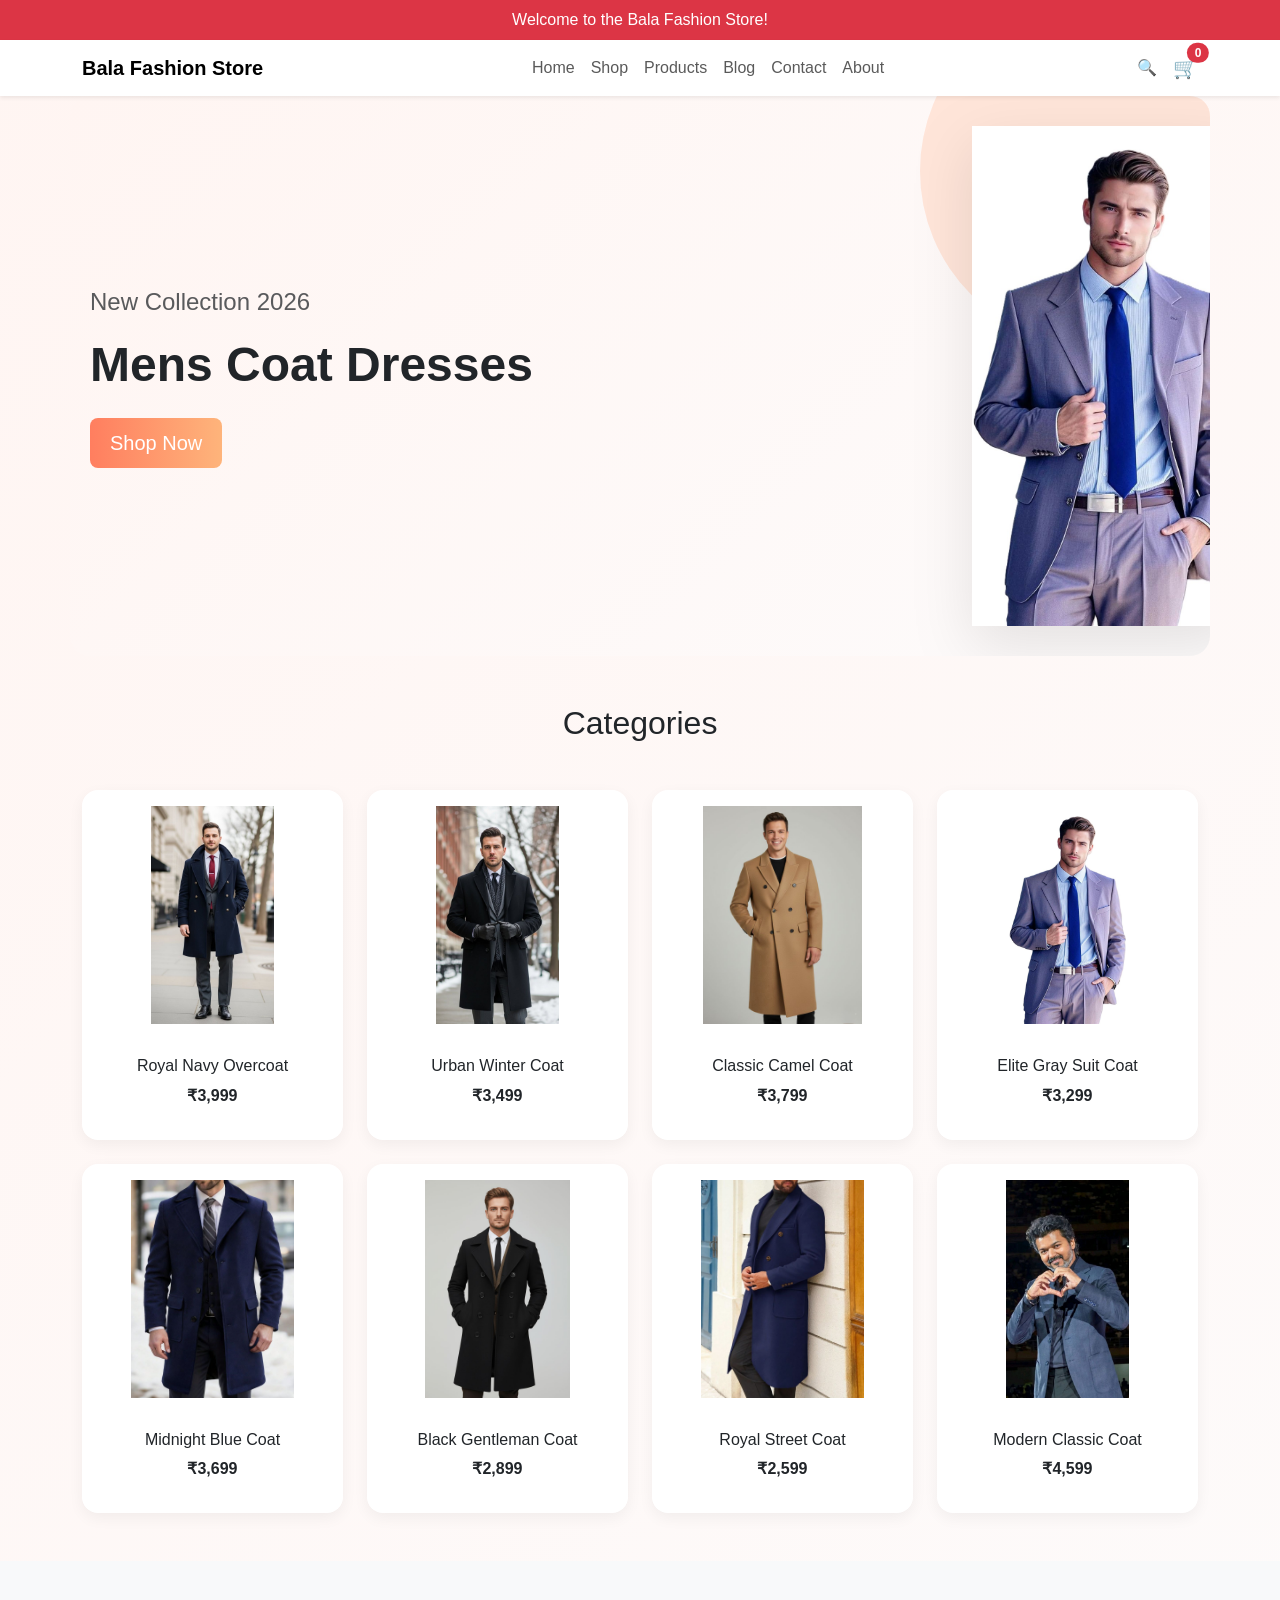
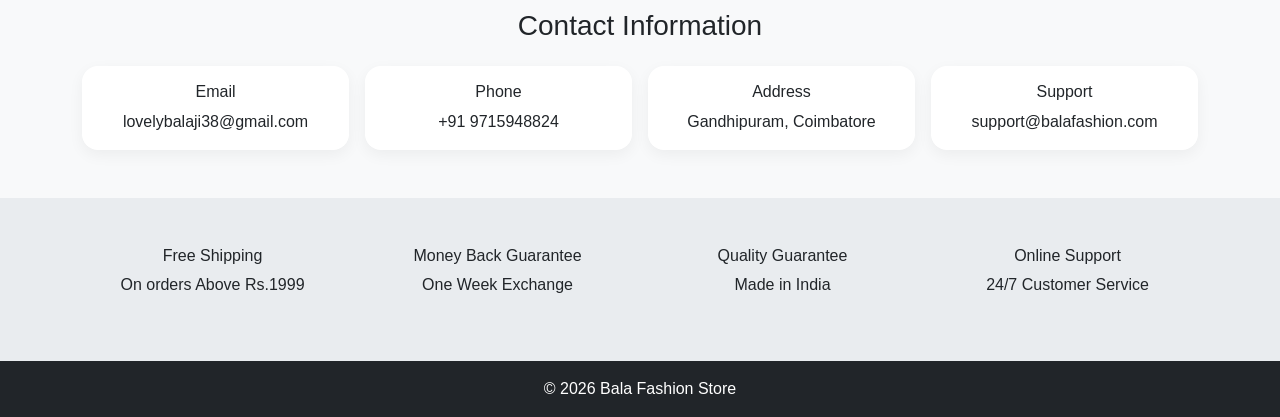
<file: 1.Pages/mens/coat.html>
<!DOCTYPE html>
<html lang="en">

<head>
    <meta charset="UTF-8">
    <title>Fashion Store</title>

    <meta name="viewport" content="width=device-width, initial-scale=1.0">

    <!-- Bootstrap CSS -->
    <link href="https://cdn.jsdelivr.net/npm/bootstrap@5.3.3/dist/css/bootstrap.min.css" rel="stylesheet">

    <!-- Common Custom CSS -->
    <link rel="stylesheet" href="../../2.assets/style.css">

</head>

<body class="coat-page">

    <!-- TOP BAR -->
    <div class="bg-danger text-white text-center py-2">
        Welcome to the Bala Fashion Store!
    </div>

    <!-- NAVBAR  -->
    <nav class="navbar navbar-expand-md navbar-light bg-white sticky-top shadow-sm">
        <div class="container">

            <a class="navbar-brand fw-bold" href="../../index.html">Bala Fashion Store</a>

            <!-- Mobile Toggle Button -->
            <button class="navbar-toggler" type="button" data-bs-toggle="collapse" data-bs-target="#mainNavbar">
                <span class="navbar-toggler-icon"></span>
            </button>

            <!-- Collapsible Menu -->
            <div class="collapse navbar-collapse" id="mainNavbar">

                <ul class="navbar-nav mx-auto mb-2 mb-md-0 text-center">
                    <li class="nav-item">
                        <a class="nav-link" href="../../index.html">Home</a>
                    </li>
                    <li class="nav-item">
                        <a class="nav-link" href="#">Shop</a>
                    </li>
                    <li class="nav-item">
                        <a class="nav-link" href="#Products">Products</a>
                    </li>
                    <li class="nav-item">
                        <a class="nav-link" href="#">Blog</a>
                    </li>
                    <li class="nav-item">
                        <a class="nav-link" href="#Contact">Contact</a>
                    </li>
                    <li class="nav-item">
                        <a class="nav-link" href="../../2.assets/about.html">About</a>
                    </li>
                </ul>


                <!-- RIGHT ICONS -->
                <div class="d-flex gap-3 align-items-center position-relative">

                    <!-- SEARCH -->
                    <span id="searchIcon" style="cursor:pointer;">🔍</span>

                    <!-- LOGIN -->
                    <!-- <span style="cursor:pointer;">👤</span> -->

                    <!-- CART -->
                    <div class="position-relative">
                        <span id="cartIcon" style="cursor:pointer; font-size:20px;">🛒</span>

                        <span id="cartCount"
                            class="position-absolute top-0 start-100 translate-middle badge rounded-pill bg-danger">
                            0
                        </span>


                    </div>

                    <!-- Search Box -->
                    <div id="searchBox" class="search-box">
                        <input type="text" id="searchInput" placeholder="Search products...">
                    </div>

                </div>
            </div>
    </nav>

    <!-- HERO SECTION -->

    <div class="hero-wrapper">
        <section class="container py-5 hero">
            <div class="row align-items-center">


                <div class="col-md-6 text-center text-md-start">

                    <p class="text-muted fs-4 mb-3">
                        New Collection 2026
                    </p>

                    <h2 class="fw-bold display-5 mb-4">
                        Mens Coat Dresses
                    </h2>

                    <a href="#Products" class="btn btn-outline-danger btn-lg px-4 py-2">
                        Shop Now
                    </a>

                </div>

                <!-- RIGHT IMAGE -->
                <div class="col-md-6 d-flex justify-content-center justify-content-md-start">
                    <img src="../../Images/Coat/coat bg.jpg" class="img-fluid"
                        style="max-height:500px; margin-left: 320px;" alt="">
                </div>

            </div>
        </section>
    </div>

    <section class="container py-5">

        <h2 class="text-center mb-5" id="Products">Categories</h2>

        <div class="row g-4">

            <!-- PRODUCT 1 -->
            <div class="col-12 col-sm-6 col-md-4 col-lg-3">
                <div class="card product-card h-100 shadow-sm">

                    <div class="image-wrapper">
                        <img src="../../Images/Coat/16 Stylish Men’s Formal Winter Outfit Ideas for 2026 (1).jpg"
                            class="card-img-top p-3" style="height:250px; object-fit:contain;">

                        <button class="btn btn-dark add-btn" data-name="Royal Navy Overcoat" data-price="3999"
                            data-image="../../Images/Coat/16 Stylish Men’s Formal Winter Outfit Ideas for 2026 (1).jpg">
                            Add to Cart
                        </button>
                    </div>

                    <div class="card-body text-center">
                        <h6 class="card-title">Royal Navy Overcoat</h6>
                        <p class="fw-bold">₹3,999</p>
                    </div>

                </div>
            </div>

            <!-- PRODUCT 2 -->
            <div class="col-12 col-sm-6 col-md-4 col-lg-3">
                <div class="card product-card h-100 shadow-sm">

                    <div class="image-wrapper">
                        <img src="../../Images/Coat/16 Stylish Men’s Formal Winter Outfit Ideas for 2026.jpg"
                            class="card-img-top p-3" style="height:250px; object-fit:contain;">

                        <button class="btn btn-dark add-btn" data-name="Urban Winter Coat" data-price="3499"
                            data-image="../../Images/Coat/16 Stylish Men’s Formal Winter Outfit Ideas for 2026.jpg">
                            Add to Cart
                        </button>
                    </div>

                    <div class="card-body text-center">
                        <h6 class="card-title">Urban Winter Coat</h6>
                        <p class="fw-bold">₹3,499</p>
                    </div>

                </div>
            </div>

            <!-- PRODUCT 3 -->
            <div class="col-12 col-sm-6 col-md-4 col-lg-3">
                <div class="card product-card h-100 shadow-sm">

                    <div class="image-wrapper">
                        <img src="../../Images/Coat/Camel Double Breasted Wool Coat for Men – Luxury Winter Overcoat Style.jpg"
                            class="card-img-top p-3" style="height:250px; object-fit:contain;">

                        <button class="btn btn-dark add-btn" data-name="Classic Camel Coat" data-price="3799"
                            data-image="../../Images/Coat/Camel Double Breasted Wool Coat for Men – Luxury Winter Overcoat Style.jpg">
                            Add to Cart
                        </button>
                    </div>

                    <div class="card-body text-center">
                        <h6 class="card-title">Classic Camel Coat</h6>
                        <p class="fw-bold">₹3,799</p>
                    </div>

                </div>
            </div>

            <!-- PRODUCT 4 -->
            <div class="col-12 col-sm-6 col-md-4 col-lg-3">
                <div class="card product-card h-100 shadow-sm">

                    <div class="image-wrapper">
                        <img src="../../Images/Coat/coat bg.jpg" class="card-img-top p-3"
                            style="height:250px; object-fit:contain;">

                        <button class="btn btn-dark add-btn" data-name="Elite Gray Suit Coat" data-price="3299"
                            data-image="../../Images/Coat/coat bg.jpg">
                            Add to Cart
                        </button>
                    </div>

                    <div class="card-body text-center">
                        <h6 class="card-title">Elite Gray Suit Coat</h6>
                        <p class="fw-bold">₹3,299</p>
                    </div>

                </div>
            </div>

            <!-- PRODUCT 5 -->
            <div class="col-12 col-sm-6 col-md-4 col-lg-3">
                <div class="card product-card h-100 shadow-sm">

                    <div class="image-wrapper">
                        <img src="../../Images/Coat/bluecoat1.jpg" class="card-img-top p-3"
                            style="height:250px; object-fit:contain;">

                        <button class="btn btn-dark add-btn" data-name="Midnight Blue Coat" data-price="3699"
                            data-image="../../Images/Coat/bluecoat1.jpg">
                            Add to Cart
                        </button>
                    </div>

                    <div class="card-body text-center">
                        <h6 class="card-title">Midnight Blue Coat</h6>
                        <p class="fw-bold">₹3,699</p>
                    </div>

                </div>
            </div>

            <!-- PRODUCT 6 -->
            <div class="col-12 col-sm-6 col-md-4 col-lg-3">
                <div class="card product-card h-100 shadow-sm">

                    <div class="image-wrapper">
                        <img src="../../Images/Coat/Lukas _ Trench coat moderno in lana - Zwart _ 2XL (1).jpg"
                            class="card-img-top p-3" style="height:250px; object-fit:contain;">

                        <button class="btn btn-dark add-btn" data-name="Black Gentleman Coat" data-price="2899"
                            data-image="../../Images/Coat/Lukas _ Trench coat moderno in lana - Zwart _ 2XL (1).jpg">
                            Add to Cart
                        </button>
                    </div>

                    <div class="card-body text-center">
                        <h6 class="card-title">Black Gentleman Coat</h6>
                        <p class="fw-bold">₹2,899</p>
                    </div>

                </div>
            </div>

            <!-- PRODUCT 7 -->
            <div class="col-12 col-sm-6 col-md-4 col-lg-3">
                <div class="card product-card h-100 shadow-sm">

                    <div class="image-wrapper">
                        <img src="../../Images/Coat/best coat.jpg" class="card-img-top p-3"
                            style="height:250px; object-fit:contain;">

                        <button class="btn btn-dark add-btn" data-name="Royal Street Coat" data-price="2599"
                            data-image="../../Images/Coat/best coat.jpg">
                            Add to Cart
                        </button>
                    </div>

                    <div class="card-body text-center">
                        <h6 class="card-title">Royal Street Coat</h6>
                        <p class="fw-bold">₹2,599</p>
                    </div>

                </div>
            </div>

            <!-- PRODUCT 8 -->
            <div class="col-12 col-sm-6 col-md-4 col-lg-3">
                <div class="card product-card h-100 shadow-sm">

                    <div class="image-wrapper">
                        <img src="../../Images/Coat/t.jpg" class="card-img-top p-3"
                            style="height:250px; object-fit:contain;">

                        <button class="btn btn-dark add-btn" data-name="Modern Classic Coat" data-price="4599"
                            data-image="../../Images/Coat/t.jpg">
                            Add to Cart
                        </button>
                    </div>

                    <div class="card-body text-center">
                        <h6 class="card-title">Modern Classic Coat</h6>
                        <p class="fw-bold">₹4,599</p>
                    </div>

                </div>
            </div>

        </div>

    </section>




    <!-- CONTACT -->
    <section id="Contact" class="bg-light py-5">
        <div class="container text-center">
            <h3 class="mb-4">Contact Information</h3>
            <div class="row g-3">

                <div class="col-12 col-md-6 col-lg-3">
                    <div class="card p-3 shadow-sm">
                        <h6>Email</h6>
                        <p class="mb-0">lovelybalaji38@gmail.com</p>
                    </div>
                </div>

                <div class="col-12 col-md-6 col-lg-3">
                    <div class="card p-3 shadow-sm">
                        <h6>Phone</h6>
                        <p class="mb-0">+91 9715948824</p>
                    </div>
                </div>

                <div class="col-12 col-md-6 col-lg-3">
                    <div class="card p-3 shadow-sm">
                        <h6>Address</h6>
                        <p class="mb-0">Gandhipuram, Coimbatore</p>
                    </div>
                </div>

                <div class="col-12 col-md-6 col-lg-3">
                    <div class="card p-3 shadow-sm">
                        <h6>Support</h6>
                        <p class="mb-0">support@balafashion.com</p>
                    </div>
                </div>

            </div>
        </div>
    </section>

    <!-- FOOTER -->
    <footer class="bg-body-secondary py-5">
        <div class="container text-center">
            <div class="row">

                <div class="col-md-3">
                    <h6>Free Shipping</h6>
                    <p>On orders Above Rs.1999</p>
                </div>

                <div class="col-md-3">
                    <h6>Money Back Guarantee</h6>
                    <p>One Week Exchange</p>
                </div>

                <div class="col-md-3">
                    <h6>Quality Guarantee</h6>
                    <p>Made in India</p>
                </div>

                <div class="col-md-3">
                    <h6>Online Support</h6>
                    <p>24/7 Customer Service</p>
                </div>

            </div>
        </div>
    </footer>

    <!-- FOOTER -->
    <footer class="bg-dark text-white text-center py-3">
        © 2026 Bala Fashion Store
    </footer>

    <!-- CART MODAL -->
    <div class="modal fade" id="cartModal">
        <div class="modal-dialog modal-lg">
            <div class="modal-content">

                <div class="modal-header">
                    <h5 class="modal-title">Shopping Cart</h5>
                    <button type="button" class="btn-close" data-bs-dismiss="modal"></button>
                </div>

                <div class="modal-body">

                    <!-- Cart Items -->
                    <div id="cartItems"></div>

                    <hr>

                    <!-- Total -->
                    <h5 class="text-end">
                        Total: ₹<span id="cartTotal">0</span>
                    </h5>

                </div>

                <div class="modal-footer">
                    <button class="btn btn-dark" id="orderNow">
                        Checkout
                    </button>
                </div>

            </div>
        </div>
    </div>

    <!-- Bootstrap JS -->
    <script src="https://cdn.jsdelivr.net/npm/bootstrap@5.3.3/dist/js/bootstrap.bundle.min.js"></script>

    <script src="../../2.assets/script.js"></script>

</body>

</html>
</file>
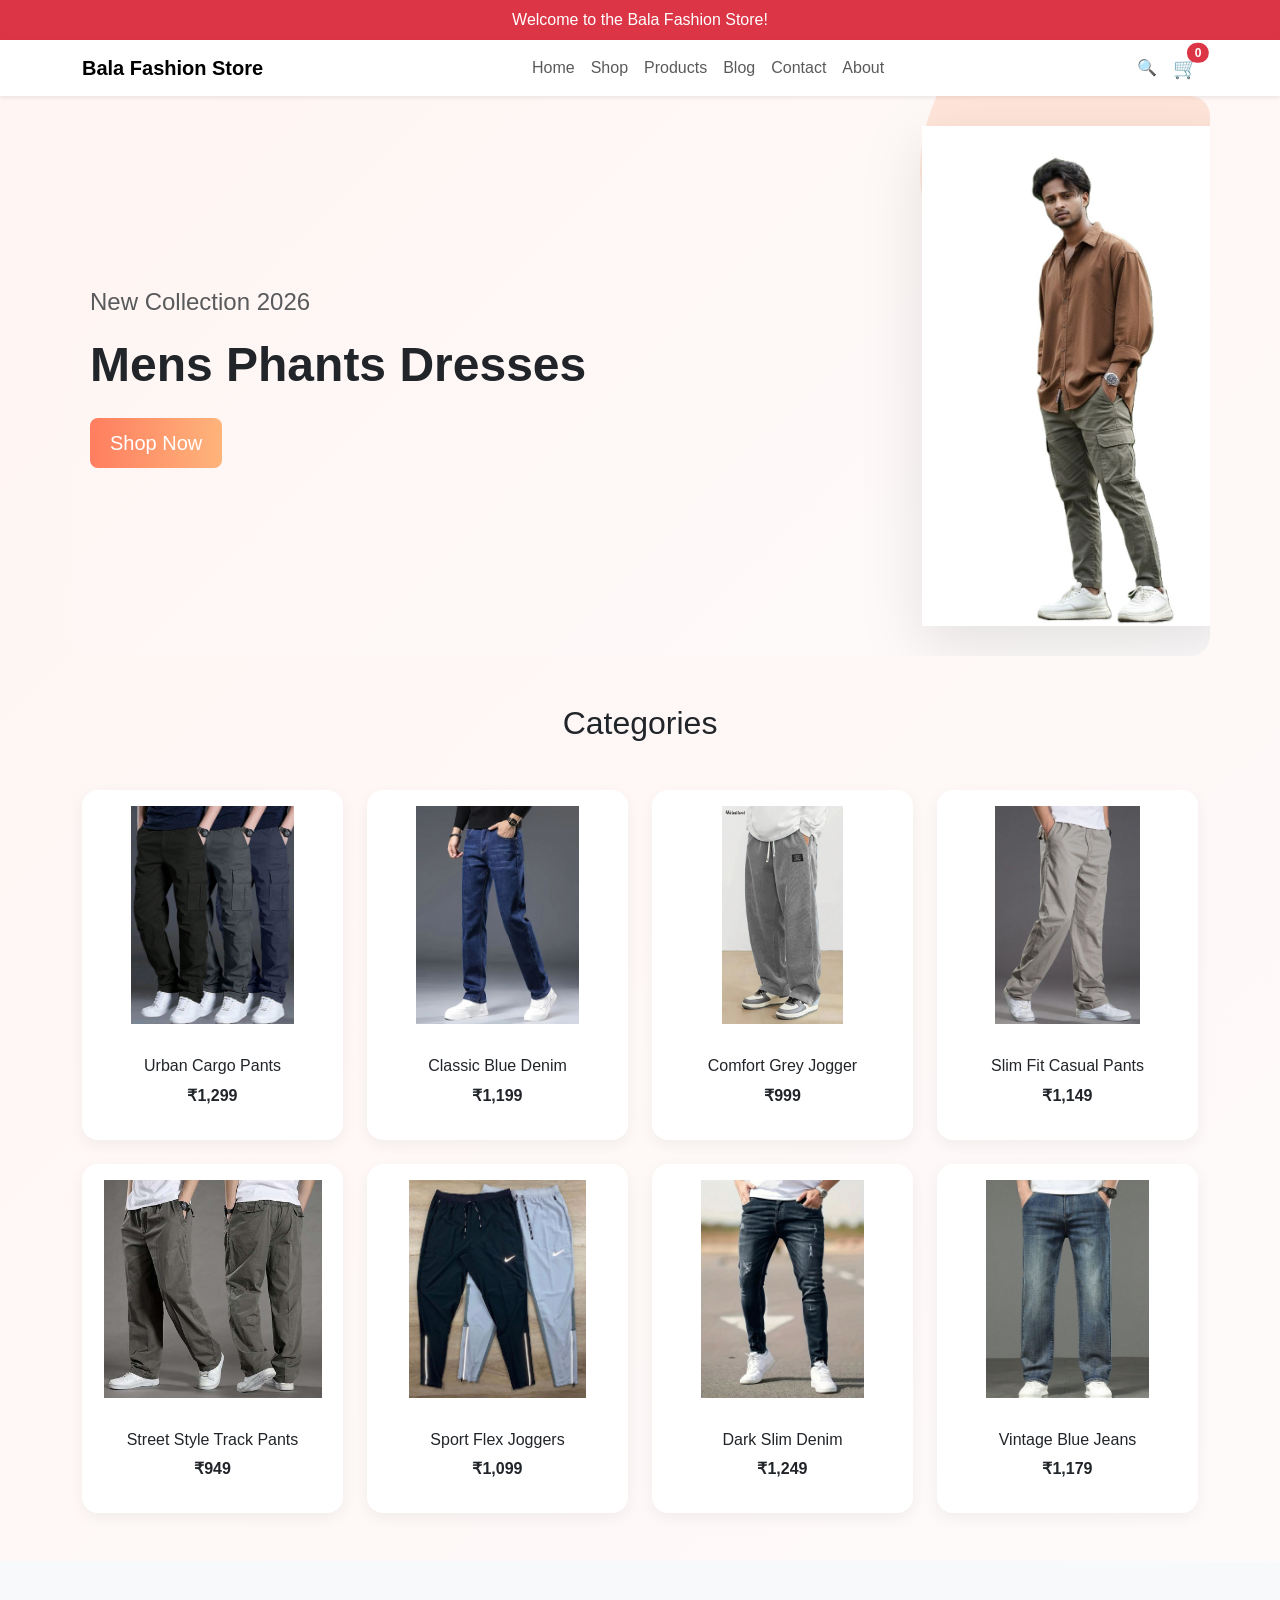
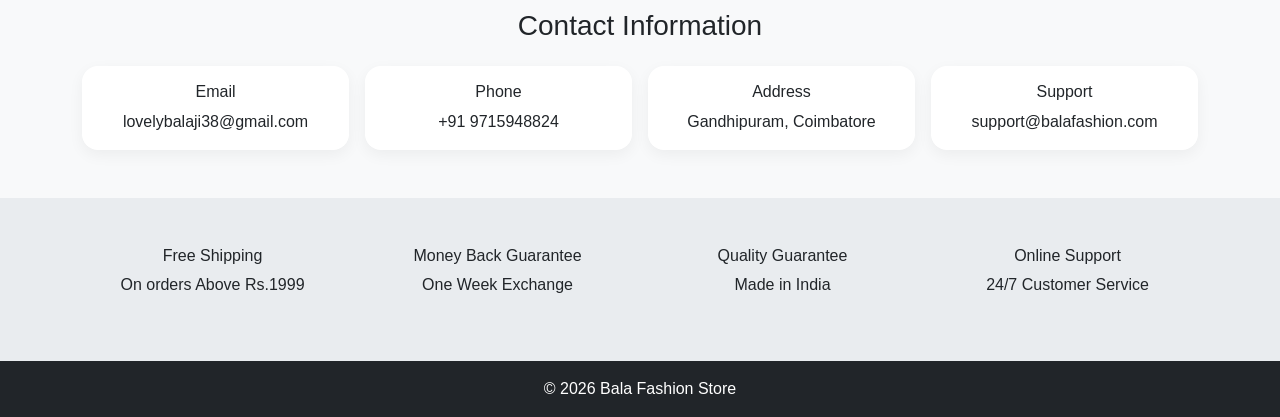
<file: 1.Pages/mens/phants.html>
<!DOCTYPE html>
<html lang="en">

<head>
    <meta charset="UTF-8">
    <title>Fashion Store</title>
    
    <meta name="viewport" content="width=device-width, initial-scale=1.0">

    <!-- Bootstrap CSS -->
    <link href="https://cdn.jsdelivr.net/npm/bootstrap@5.3.3/dist/css/bootstrap.min.css" rel="stylesheet">

    <!-- Common Custom CSS -->
    <link rel="stylesheet" href="../../2.assets/style.css">

</head>

<body class="phants-page">

    <!-- TOP BAR -->
    <div class="bg-danger text-white text-center py-2">
        Welcome to the Bala Fashion Store!
    </div>

    <!-- NAVBAR  -->
    <nav class="navbar navbar-expand-md navbar-light bg-white sticky-top shadow-sm">
        <div class="container">

            <a class="navbar-brand fw-bold" href="../../index.html">Bala Fashion Store</a>

            <!-- Mobile Toggle Button -->
            <button class="navbar-toggler" type="button" data-bs-toggle="collapse" data-bs-target="#mainNavbar">
                <span class="navbar-toggler-icon"></span>
            </button>

            <!-- Collapsible Menu -->
            <div class="collapse navbar-collapse" id="mainNavbar">

                <ul class="navbar-nav mx-auto mb-2 mb-md-0 text-center">
                    <li class="nav-item">
                        <a class="nav-link" href="../../index.html">Home</a>
                    </li>
                    <li class="nav-item">
                        <a class="nav-link" href="#">Shop</a>
                    </li>
                    <li class="nav-item">
                        <a class="nav-link" href="#Products">Products</a>
                    </li>
                    <li class="nav-item">
                        <a class="nav-link" href="#">Blog</a>
                    </li>
                    <li class="nav-item">
                        <a class="nav-link" href="#Contact">Contact</a>
                    </li>
                    <li class="nav-item">
                        <a class="nav-link" href="../../2.assets/about.html">About</a>
                    </li>
                </ul>


                <!-- RIGHT ICONS -->
                <div class="d-flex gap-3 align-items-center position-relative">

                    <!-- SEARCH -->
                    <span id="searchIcon" style="cursor:pointer;">🔍</span>

                    <!-- LOGIN -->
                    <!-- <span style="cursor:pointer;">👤</span> -->

                    <!-- CART -->
                    <div class="position-relative">
                        <span id="cartIcon" style="cursor:pointer; font-size:20px;">🛒</span>

                        <span id="cartCount"
                            class="position-absolute top-0 start-100 translate-middle badge rounded-pill bg-danger">
                            0
                        </span>


                    </div>

                    <!-- Search Box -->
                    <div id="searchBox" class="search-box">
                        <input type="text" id="searchInput" placeholder="Search products...">
                    </div>

                </div>
            </div>
    </nav>

    <!-- HERO SECTION -->
    <section class="container py-5 hero">
        <div class="row align-items-center">


            <div class="col-md-6 text-center text-md-start">

                <p class="text-muted fs-4 mb-3">
                    New Collection 2026
                </p>

                <h2 class="fw-bold display-5 mb-4">
                    Mens Phants Dresses
                </h2>

                <a href="#Products" class="btn btn-outline-danger btn-lg px-4 py-2">
                    Shop Now
                </a>

            </div>

            <!-- RIGHT IMAGE -->
            <div class="col-md-6 d-flex justify-content-center justify-content-md-start">
                <img src="../../Images/Phants/hero phants.jpg" class="img-fluid"
                    style="max-height:500px; margin-left: 270px;" alt="">
            </div>

        </div>
    </section>

    <section class="container py-5">

        <h2 class="text-center mb-5" id="Products">Categories</h2>

        <div class="row g-4">

            <!-- PRODUCT 1 -->
            <div class="col-12 col-sm-6 col-md-4 col-lg-3">
                <div class="card product-card h-100 shadow-sm">

                    <div class="image-wrapper">
                        <img src="../../Images/Phants/jeans1.jpg"
                            class="card-img-top p-3" style="height:250px; object-fit:contain;">

                        <button class="btn btn-dark add-btn" data-name="Urban Cargo Pants" data-price="1299"
                            data-image="../../Images/Phants/jeans1.jpg">
                            Add to Cart
                        </button>
                    </div>

                    <div class="card-body text-center">
                        <h6 class="card-title">Urban Cargo Pants</h6>
                        <p class="fw-bold">₹1,299</p>
                    </div>

                </div>
            </div>

            <!-- PRODUCT 2 -->
            <div class="col-12 col-sm-6 col-md-4 col-lg-3">
                <div class="card product-card h-100 shadow-sm">

                    <div class="image-wrapper">
                        <img src="../../Images/Phants/jeans2.jpg"
                            class="card-img-top p-3" style="height:250px; object-fit:contain;">

                        <button class="btn btn-dark add-btn" data-name="Classic Blue Denim" data-price="1199"
                            data-image="../../Images/Phants/jeans2.jpg">
                            Add to Cart
                        </button>
                    </div>

                    <div class="card-body text-center">
                        <h6 class="card-title">Classic Blue Denim</h6>
                        <p class="fw-bold">₹1,199</p>
                    </div>

                </div>
            </div>

            <!-- PRODUCT 3 -->
            <div class="col-12 col-sm-6 col-md-4 col-lg-3">
                <div class="card product-card h-100 shadow-sm">

                    <div class="image-wrapper">
                        <img src="../../Images/Phants/jeans3.jpg"
                            class="card-img-top p-3" style="height:250px; object-fit:contain;">

                        <button class="btn btn-dark add-btn" data-name="Comfort Grey Jogger" data-price="999"
                            data-image="../../Images/Phants/jeans3.jpg">
                            Add to Cart
                        </button>
                    </div>

                    <div class="card-body text-center">
                        <h6 class="card-title">Comfort Grey Jogger</h6>
                        <p class="fw-bold">₹999</p>
                    </div>

                </div>
            </div>

            <!-- PRODUCT 4 -->
            <div class="col-12 col-sm-6 col-md-4 col-lg-3">
                <div class="card product-card h-100 shadow-sm">

                    <div class="image-wrapper">
                        <img src="../../Images/Phants/jeans4.jpg"
                            class="card-img-top p-3" style="height:250px; object-fit:contain;">

                        <button class="btn btn-dark add-btn" data-name="Slim Fit Casual Pants" data-price="1149"
                            data-image="../../Images/Phants/jeans4.jpg">
                            Add to Cart
                        </button>
                    </div>

                    <div class="card-body text-center">
                        <h6 class="card-title">Slim Fit Casual Pants</h6>
                        <p class="fw-bold">₹1,149</p>
                    </div>

                </div>
            </div>

            <!-- PRODUCT 5 -->
            <div class="col-12 col-sm-6 col-md-4 col-lg-3">
                <div class="card product-card h-100 shadow-sm">

                    <div class="image-wrapper">
                        <img src="../../Images/Phants/jeans5.jpg"
                            class="card-img-top p-3" style="height:250px; object-fit:contain;">

                        <button class="btn btn-dark add-btn" data-name="Street Style Track Pants" data-price="949"
                            data-image="../../Images/Phants/jeans5.jpg">
                            Add to Cart
                        </button>
                    </div>

                    <div class="card-body text-center">
                        <h6 class="card-title">Street Style Track Pants</h6>
                        <p class="fw-bold">₹949</p>
                    </div>

                </div>
            </div>

            <!-- PRODUCT 6 -->
            <div class="col-12 col-sm-6 col-md-4 col-lg-3">
                <div class="card product-card h-100 shadow-sm">

                    <div class="image-wrapper">
                        <img src="../../Images/Phants/download (22).jpg" class="card-img-top p-3"
                            style="height:250px; object-fit:contain;">

                        <button class="btn btn-dark add-btn" data-name="Sport Flex Joggers" data-price="1099"
                            data-image="../../Images/Phants/download (22).jpg">
                            Add to Cart
                        </button>
                    </div>

                    <div class="card-body text-center">
                        <h6 class="card-title">Sport Flex Joggers</h6>
                        <p class="fw-bold">₹1,099</p>
                    </div>

                </div>
            </div>

            <!-- PRODUCT 7 -->
            <div class="col-12 col-sm-6 col-md-4 col-lg-3">
                <div class="card product-card h-100 shadow-sm">

                    <div class="image-wrapper">
                        <img src="../../Images/Phants/jeans7.jpg" class="card-img-top p-3"
                            style="height:250px; object-fit:contain;">

                        <button class="btn btn-dark add-btn" data-name="Dark Slim Denim" data-price="1249"
                            data-image="../../Images/Phants/jeans7.jpg">
                            Add to Cart
                        </button>
                    </div>

                    <div class="card-body text-center">
                        <h6 class="card-title">Dark Slim Denim</h6>
                         <p class="fw-bold">₹1,249</p>
                    </div>

                </div>
            </div>

            <!-- PRODUCT 8 -->
            <div class="col-12 col-sm-6 col-md-4 col-lg-3">
                <div class="card product-card h-100 shadow-sm">

                    <div class="image-wrapper">
                        <img src="../../Images/Phants/jeans8.jpg" class="card-img-top p-3"
                            style="height:250px; object-fit:contain;">

                        <button class="btn btn-dark add-btn" data-name="Vintage Blue Jeans" data-price="1179"
                            data-image="../../Images/Phants/jeans8.jpg">
                            Add to Cart
                        </button>
                    </div>

                    <div class="card-body text-center">
                        <h6 class="card-title">Vintage Blue Jeans</h6>
                        <p class="fw-bold">₹1,179</p>
                    </div>

                </div>
            </div>

        </div>

    </section>




    <!-- CONTACT -->
    <section id="Contact" class="bg-light py-5">
        <div class="container text-center">
            <h3 class="mb-4">Contact Information</h3>
            <div class="row g-3">

                <div class="col-12 col-md-6 col-lg-3">
                    <div class="card p-3 shadow-sm">
                        <h6>Email</h6>
                        <p class="mb-0">lovelybalaji38@gmail.com</p>
                    </div>
                </div>

                <div class="col-12 col-md-6 col-lg-3">
                    <div class="card p-3 shadow-sm">
                        <h6>Phone</h6>
                        <p class="mb-0">+91 9715948824</p>
                    </div>
                </div>

                <div class="col-12 col-md-6 col-lg-3">
                    <div class="card p-3 shadow-sm">
                        <h6>Address</h6>
                        <p class="mb-0">Gandhipuram, Coimbatore</p>
                    </div>
                </div>

                <div class="col-12 col-md-6 col-lg-3">
                    <div class="card p-3 shadow-sm">
                        <h6>Support</h6>
                        <p class="mb-0">support@balafashion.com</p>
                    </div>
                </div>

            </div>
        </div>
    </section>

    <!-- FOOTER -->
    <footer class="bg-body-secondary py-5">
        <div class="container text-center">
            <div class="row">

                <div class="col-md-3">
                    <h6>Free Shipping</h6>
                    <p>On orders Above Rs.1999</p>
                </div>

                <div class="col-md-3">
                    <h6>Money Back Guarantee</h6>
                    <p>One Week Exchange</p>
                </div>

                <div class="col-md-3">
                    <h6>Quality Guarantee</h6>
                    <p>Made in India</p>
                </div>

                <div class="col-md-3">
                    <h6>Online Support</h6>
                    <p>24/7 Customer Service</p>
                </div>

            </div>
        </div>
    </footer>

    <!-- FOOTER -->
    <footer class="bg-dark text-white text-center py-3">
        © 2026 Bala Fashion Store
    </footer>

    <!-- CART MODAL -->
    <div class="modal fade" id="cartModal">
        <div class="modal-dialog modal-lg">
            <div class="modal-content">

                <div class="modal-header">
                    <h5 class="modal-title">Shopping Cart</h5>
                    <button type="button" class="btn-close" data-bs-dismiss="modal"></button>
                </div>

                <div class="modal-body">

                    <!-- Cart Items -->
                    <div id="cartItems"></div>

                    <hr>

                    <!-- Total -->
                    <h5 class="text-end">
                        Total: ₹<span id="cartTotal">0</span>
                    </h5>

                </div>

                <div class="modal-footer">
                    <button class="btn btn-dark" id="orderNow">
                        Checkout
                    </button>
                </div>

            </div>
        </div>
    </div>

    <!-- Bootstrap JS -->
    <script src="https://cdn.jsdelivr.net/npm/bootstrap@5.3.3/dist/js/bootstrap.bundle.min.js"></script>

    <script src="../../2.assets/script.js"></script>

</body>

</html>
</file>
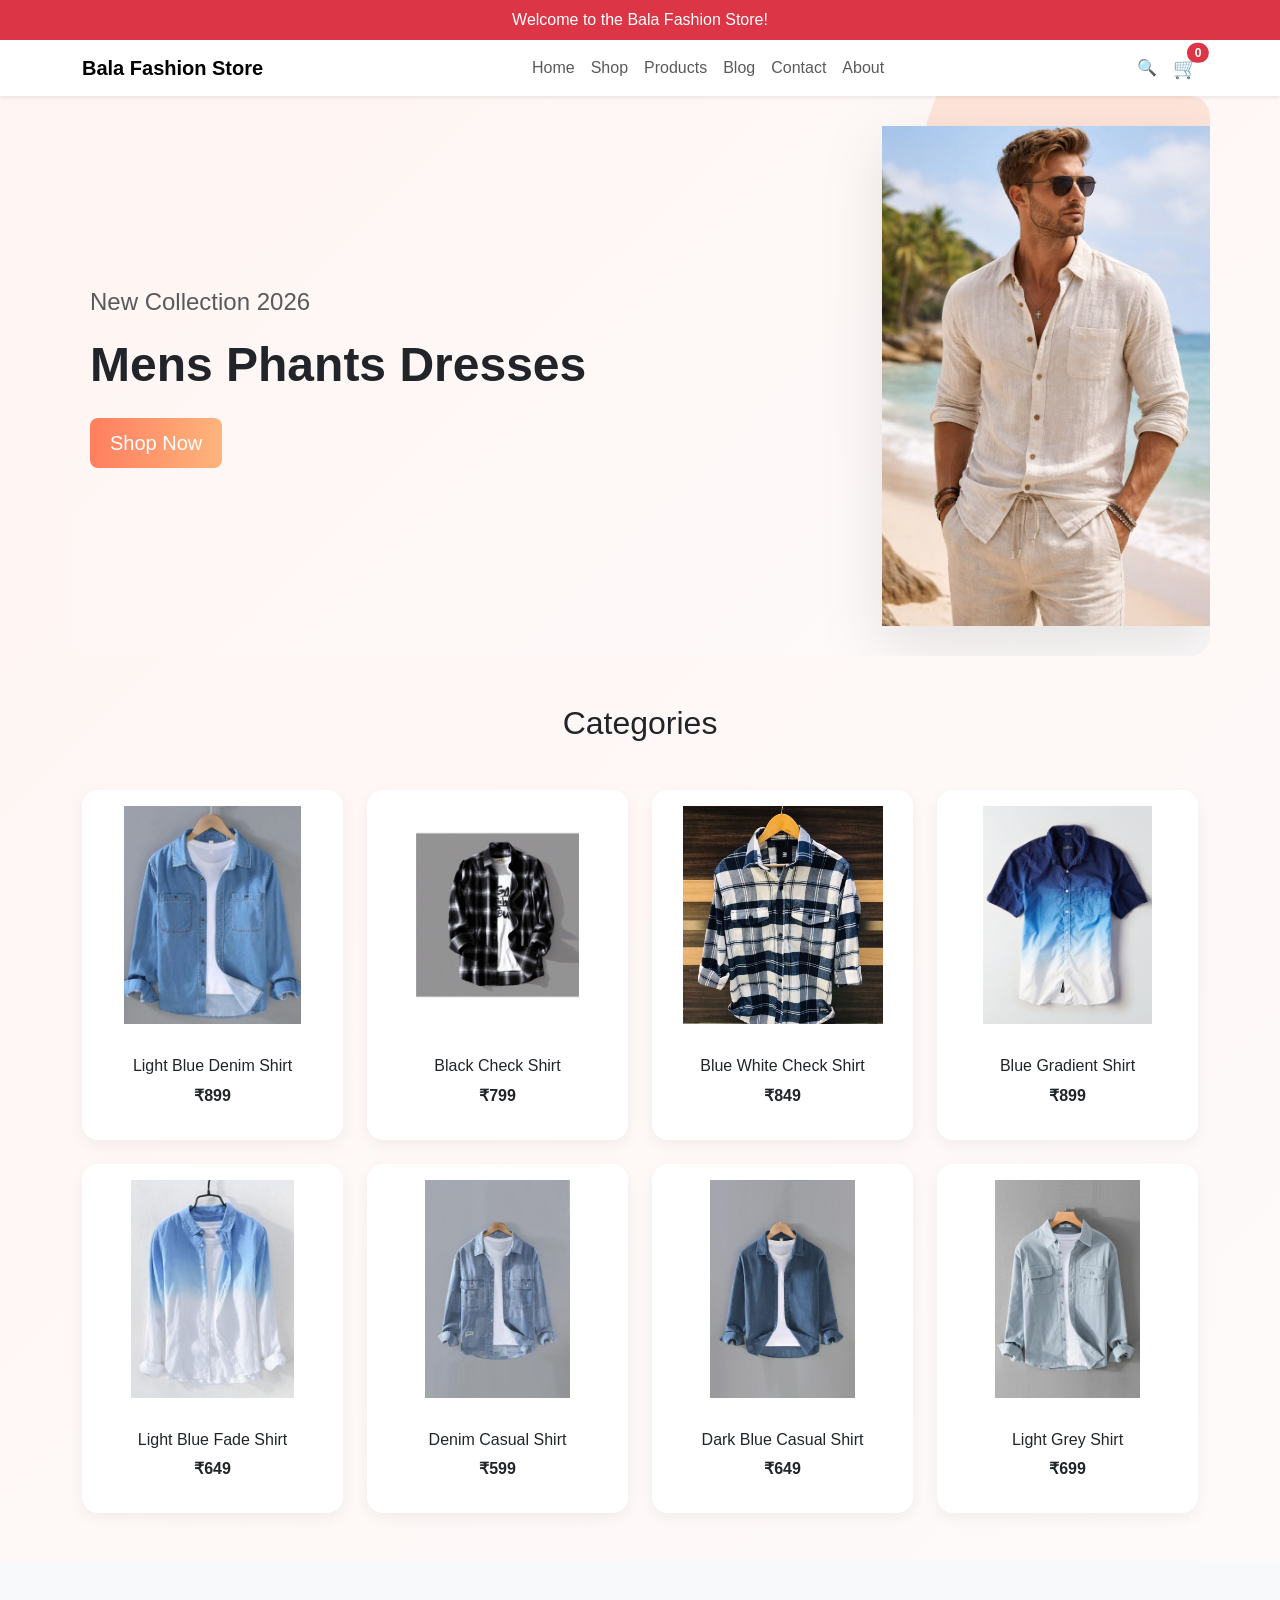
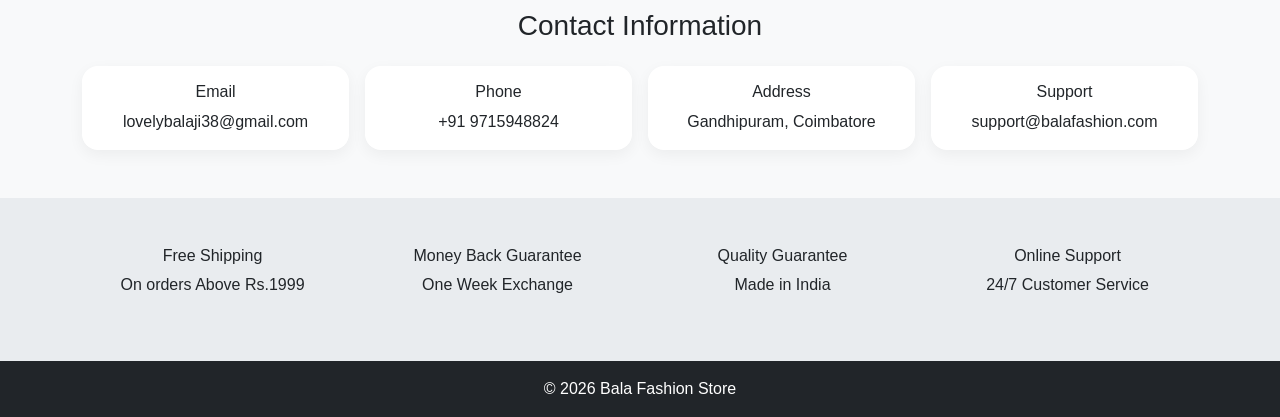
<file: 1.Pages/mens/shirts.html>
<!DOCTYPE html>
<html lang="en">

<head>
    <meta charset="UTF-8">
    <title>Fashion Store</title>
    
    <meta name="viewport" content="width=device-width, initial-scale=1.0">

    <!-- Bootstrap CSS -->
    <link href="https://cdn.jsdelivr.net/npm/bootstrap@5.3.3/dist/css/bootstrap.min.css" rel="stylesheet">

    <!-- Common Custom CSS -->
    <link rel="stylesheet" href="../../2.assets/style.css">

</head>

<body class="shirts-page">

    <!-- TOP BAR -->
    <div class="bg-danger text-white text-center py-2">
        Welcome to the Bala Fashion Store!
    </div>

    <!-- NAVBAR  -->
    <nav class="navbar navbar-expand-md navbar-light bg-white sticky-top shadow-sm">
        <div class="container">

            <a class="navbar-brand fw-bold" href="../../index.html">Bala Fashion Store</a>

            <!-- Mobile Toggle Button -->
            <button class="navbar-toggler" type="button" data-bs-toggle="collapse" data-bs-target="#mainNavbar">
                <span class="navbar-toggler-icon"></span>
            </button>

            <!-- Collapsible Menu -->
            <div class="collapse navbar-collapse" id="mainNavbar">

                <ul class="navbar-nav mx-auto mb-2 mb-md-0 text-center">
                    <li class="nav-item">
                        <a class="nav-link" href="../../index.html">Home</a>
                    </li>
                    <li class="nav-item">
                        <a class="nav-link" href="#">Shop</a>
                    </li>
                    <li class="nav-item">
                        <a class="nav-link" href="#Products">Products</a>
                    </li>
                    <li class="nav-item">
                        <a class="nav-link" href="#">Blog</a>
                    </li>
                    <li class="nav-item">
                        <a class="nav-link" href="#Contact">Contact</a>
                    </li>
                    <li class="nav-item">
                        <a class="nav-link" href="../../2.assets/about.html">About</a>
                    </li>
                </ul>


                <!-- RIGHT ICONS -->
                <div class="d-flex gap-3 align-items-center position-relative">

                    <!-- SEARCH -->
                    <span id="searchIcon" style="cursor:pointer;">🔍</span>

                    <!-- LOGIN -->
                    <!-- <span style="cursor:pointer;">👤</span> -->

                    <!-- CART -->
                    <div class="position-relative">
                        <span id="cartIcon" style="cursor:pointer; font-size:20px;">🛒</span>

                        <span id="cartCount"
                            class="position-absolute top-0 start-100 translate-middle badge rounded-pill bg-danger">
                            0
                        </span>


                    </div>

                    <!-- Search Box -->
                    <div id="searchBox" class="search-box">
                        <input type="text" id="searchInput" placeholder="Search products...">
                    </div>

                </div>
            </div>
    </nav>

    <!-- HERO SECTION -->
    <section class="container py-5 hero">
        <div class="row align-items-center">


            <div class="col-md-6 text-center text-md-start">

                <p class="text-muted fs-4 mb-3">
                    New Collection 2026
                </p>

                <h2 class="fw-bold display-5 mb-4">
                    Mens Phants Dresses
                </h2>

                <a href="#Products" class="btn btn-outline-danger btn-lg px-4 py-2">
                    Shop Now
                </a>

            </div>

            <!-- RIGHT IMAGE -->
            <div class="col-md-6 d-flex justify-content-center justify-content-md-start">
                <img src="../../Images/Shirts/new shirt.jpg" class="img-fluid"
                    style="max-height:500px; margin-left: 230px;" alt="">
            </div>

        </div>
    </section>

    <section class="container py-5">

        <h2 class="text-center mb-5" id="Products">Categories</h2>

        <div class="row g-4">

            <!-- PRODUCT 1 -->
            <div class="col-12 col-sm-6 col-md-4 col-lg-3">
                <div class="card product-card h-100 shadow-sm">

                    <div class="image-wrapper">
                        <img src="../../Images/Shirts/Blue Cotton Jean.jpg"
                            class="card-img-top p-3" style="height:250px; object-fit:contain;">

                        <button class="btn btn-dark add-btn" data-name="Light Blue Denim Shirt" data-price="899"
                            data-image="../../Images/Shirts/Blue Cotton Jean.jpg">
                            Add to Cart
                        </button>
                    </div>

                    <div class="card-body text-center">
                        <h6 class="card-title">Light Blue Denim Shirt</h6>
                        <p class="fw-bold">₹899</p>
                    </div>

                </div>
            </div>

            <!-- PRODUCT 2 -->
            <div class="col-12 col-sm-6 col-md-4 col-lg-3">
                <div class="card product-card h-100 shadow-sm">

                    <div class="image-wrapper">
                        <img src="../../Images/Shirts/Checked Black.jpg"
                            class="card-img-top p-3" style="height:250px; object-fit:contain;">

                        <button class="btn btn-dark add-btn" data-name="Black Check Shirt" data-price="799"
                            data-image="../../Images/Shirts/Checked Black.jpg">
                            Add to Cart
                        </button>
                    </div>

                    <div class="card-body text-center">
                        <h6 class="card-title">Black Check Shirt</h6>
                        <p class="fw-bold">₹799</p>
                    </div>

                </div>
            </div>

            <!-- PRODUCT 3 -->
            <div class="col-12 col-sm-6 col-md-4 col-lg-3">
                <div class="card product-card h-100 shadow-sm">

                    <div class="image-wrapper">
                        <img src="../../Images/Shirts/Checked Blue.jpg"
                            class="card-img-top p-3" style="height:250px; object-fit:contain;">

                        <button class="btn btn-dark add-btn" data-name="Blue White Check Shirt" data-price="849"
                            data-image="../../Images/Shirts/Checked Blue.jpg">
                            Add to Cart
                        </button>
                    </div>

                    <div class="card-body text-center">
                        <h6 class="card-title">Blue White Check Shirt</h6>
                        <p class="fw-bold">₹849</p>
                    </div>

                </div>
            </div>

            <!-- PRODUCT 4 -->
            <div class="col-12 col-sm-6 col-md-4 col-lg-3">
                <div class="card product-card h-100 shadow-sm">

                    <div class="image-wrapper">
                        <img src="../../Images/Shirts/Double color off hand.jpg"
                            class="card-img-top p-3" style="height:250px; object-fit:contain;">

                        <button class="btn btn-dark add-btn" data-name="Blue Gradient Shirt" data-price="899"
                            data-image="../../Images/Shirts/Double color off hand.jpg">
                            Add to Cart
                        </button>
                    </div>

                    <div class="card-body text-center">
                        <h6 class="card-title">Blue Gradient Shirt</h6>
                        <p class="fw-bold">₹899</p>
                    </div>

                </div>
            </div>

            <!-- PRODUCT 5 -->
            <div class="col-12 col-sm-6 col-md-4 col-lg-3">
                <div class="card product-card h-100 shadow-sm">

                    <div class="image-wrapper">
                        <img src="../../Images/Shirts/double color.jpg"
                            class="card-img-top p-3" style="height:250px; object-fit:contain;">

                        <button class="btn btn-dark add-btn" data-name="Light Blue Fade Shirt" data-price="649"
                            data-image="../../Images/Shirts/double color.jpg">
                            Add to Cart
                        </button>
                    </div>

                    <div class="card-body text-center">
                        <h6 class="card-title">Light Blue Fade Shirt</h6>
                        <p class="fw-bold">₹649</p>
                    </div>

                </div>
            </div>

            <!-- PRODUCT 6 -->
            <div class="col-12 col-sm-6 col-md-4 col-lg-3">
                <div class="card product-card h-100 shadow-sm">

                    <div class="image-wrapper">
                        <img src="../../Images/Shirts/Jean with pocket.jpg" class="card-img-top p-3"
                            style="height:250px; object-fit:contain;">

                        <button class="btn btn-dark add-btn" data-name="Denim Casual Shirt" data-price="599"
                            data-image="../../Images/Shirts/Jean with pocket.jpg">
                            Add to Cart
                        </button>
                    </div>

                    <div class="card-body text-center">
                        <h6 class="card-title">Denim Casual Shirt</h6>
                        <p class="fw-bold">₹599</p>
                    </div>

                </div>
            </div>

            <!-- PRODUCT 7 -->
            <div class="col-12 col-sm-6 col-md-4 col-lg-3">
                <div class="card product-card h-100 shadow-sm">

                    <div class="image-wrapper">
                        <img src="../../Images/Shirts/Jean Without pocket.jpg" class="card-img-top p-3"
                            style="height:250px; object-fit:contain;">

                        <button class="btn btn-dark add-btn" data-name="Dark Blue Casual Shirt" data-price="649"
                            data-image="../../Images/Shirts/Jean Without pocket.jpg">
                            Add to Cart
                        </button>
                    </div>

                    <div class="card-body text-center">
                        <h6 class="card-title">Dark Blue Casual Shirt</h6>
                         <p class="fw-bold">₹649</p>
                    </div>

                </div>
            </div>

            <!-- PRODUCT 8 -->
            <div class="col-12 col-sm-6 col-md-4 col-lg-3">
                <div class="card product-card h-100 shadow-sm">

                    <div class="image-wrapper">
                        <img src="../../Images/Shirts/Light jean.jpg" class="card-img-top p-3"
                            style="height:250px; object-fit:contain;">

                        <button class="btn btn-dark add-btn" data-name="Light Grey Shirt" data-price="699"
                            data-image="../../Images/Shirts/Light jean.jpg">
                            Add to Cart
                        </button>
                    </div>

                    <div class="card-body text-center">
                        <h6 class="card-title">Light Grey Shirt</h6>
                        <p class="fw-bold">₹699</p>
                    </div>

                </div>
            </div>

        </div>

    </section>




    <!-- CONTACT -->
    <section id="Contact" class="bg-light py-5">
        <div class="container text-center">
            <h3 class="mb-4">Contact Information</h3>
            <div class="row g-3">

                <div class="col-12 col-md-6 col-lg-3">
                    <div class="card p-3 shadow-sm">
                        <h6>Email</h6>
                        <p class="mb-0">lovelybalaji38@gmail.com</p>
                    </div>
                </div>

                <div class="col-12 col-md-6 col-lg-3">
                    <div class="card p-3 shadow-sm">
                        <h6>Phone</h6>
                        <p class="mb-0">+91 9715948824</p>
                    </div>
                </div>

                <div class="col-12 col-md-6 col-lg-3">
                    <div class="card p-3 shadow-sm">
                        <h6>Address</h6>
                        <p class="mb-0">Gandhipuram, Coimbatore</p>
                    </div>
                </div>

                <div class="col-12 col-md-6 col-lg-3">
                    <div class="card p-3 shadow-sm">
                        <h6>Support</h6>
                        <p class="mb-0">support@balafashion.com</p>
                    </div>
                </div>

            </div>
        </div>
    </section>

    <!-- FOOTER -->
    <footer class="bg-body-secondary py-5">
        <div class="container text-center">
            <div class="row">

                <div class="col-md-3">
                    <h6>Free Shipping</h6>
                    <p>On orders Above Rs.1999</p>
                </div>

                <div class="col-md-3">
                    <h6>Money Back Guarantee</h6>
                    <p>One Week Exchange</p>
                </div>

                <div class="col-md-3">
                    <h6>Quality Guarantee</h6>
                    <p>Made in India</p>
                </div>

                <div class="col-md-3">
                    <h6>Online Support</h6>
                    <p>24/7 Customer Service</p>
                </div>

            </div>
        </div>
    </footer>

    <!-- FOOTER -->
    <footer class="bg-dark text-white text-center py-3">
        © 2026 Bala Fashion Store
    </footer>

    <!-- CART MODAL -->
    <div class="modal fade" id="cartModal">
        <div class="modal-dialog modal-lg">
            <div class="modal-content">

                <div class="modal-header">
                    <h5 class="modal-title">Shopping Cart</h5>
                    <button type="button" class="btn-close" data-bs-dismiss="modal"></button>
                </div>

                <div class="modal-body">

                    <!-- Cart Items -->
                    <div id="cartItems"></div>

                    <hr>

                    <!-- Total -->
                    <h5 class="text-end">
                        Total: ₹<span id="cartTotal">0</span>
                    </h5>

                </div>

                <div class="modal-footer">
                    <button class="btn btn-dark" id="orderNow">
                        Checkout
                    </button>
                </div>

            </div>
        </div>
    </div>

    <!-- Bootstrap JS -->
    <script src="https://cdn.jsdelivr.net/npm/bootstrap@5.3.3/dist/js/bootstrap.bundle.min.js"></script>

    <script src="../../2.assets/script.js"></script>

</body>

</html>
</file>
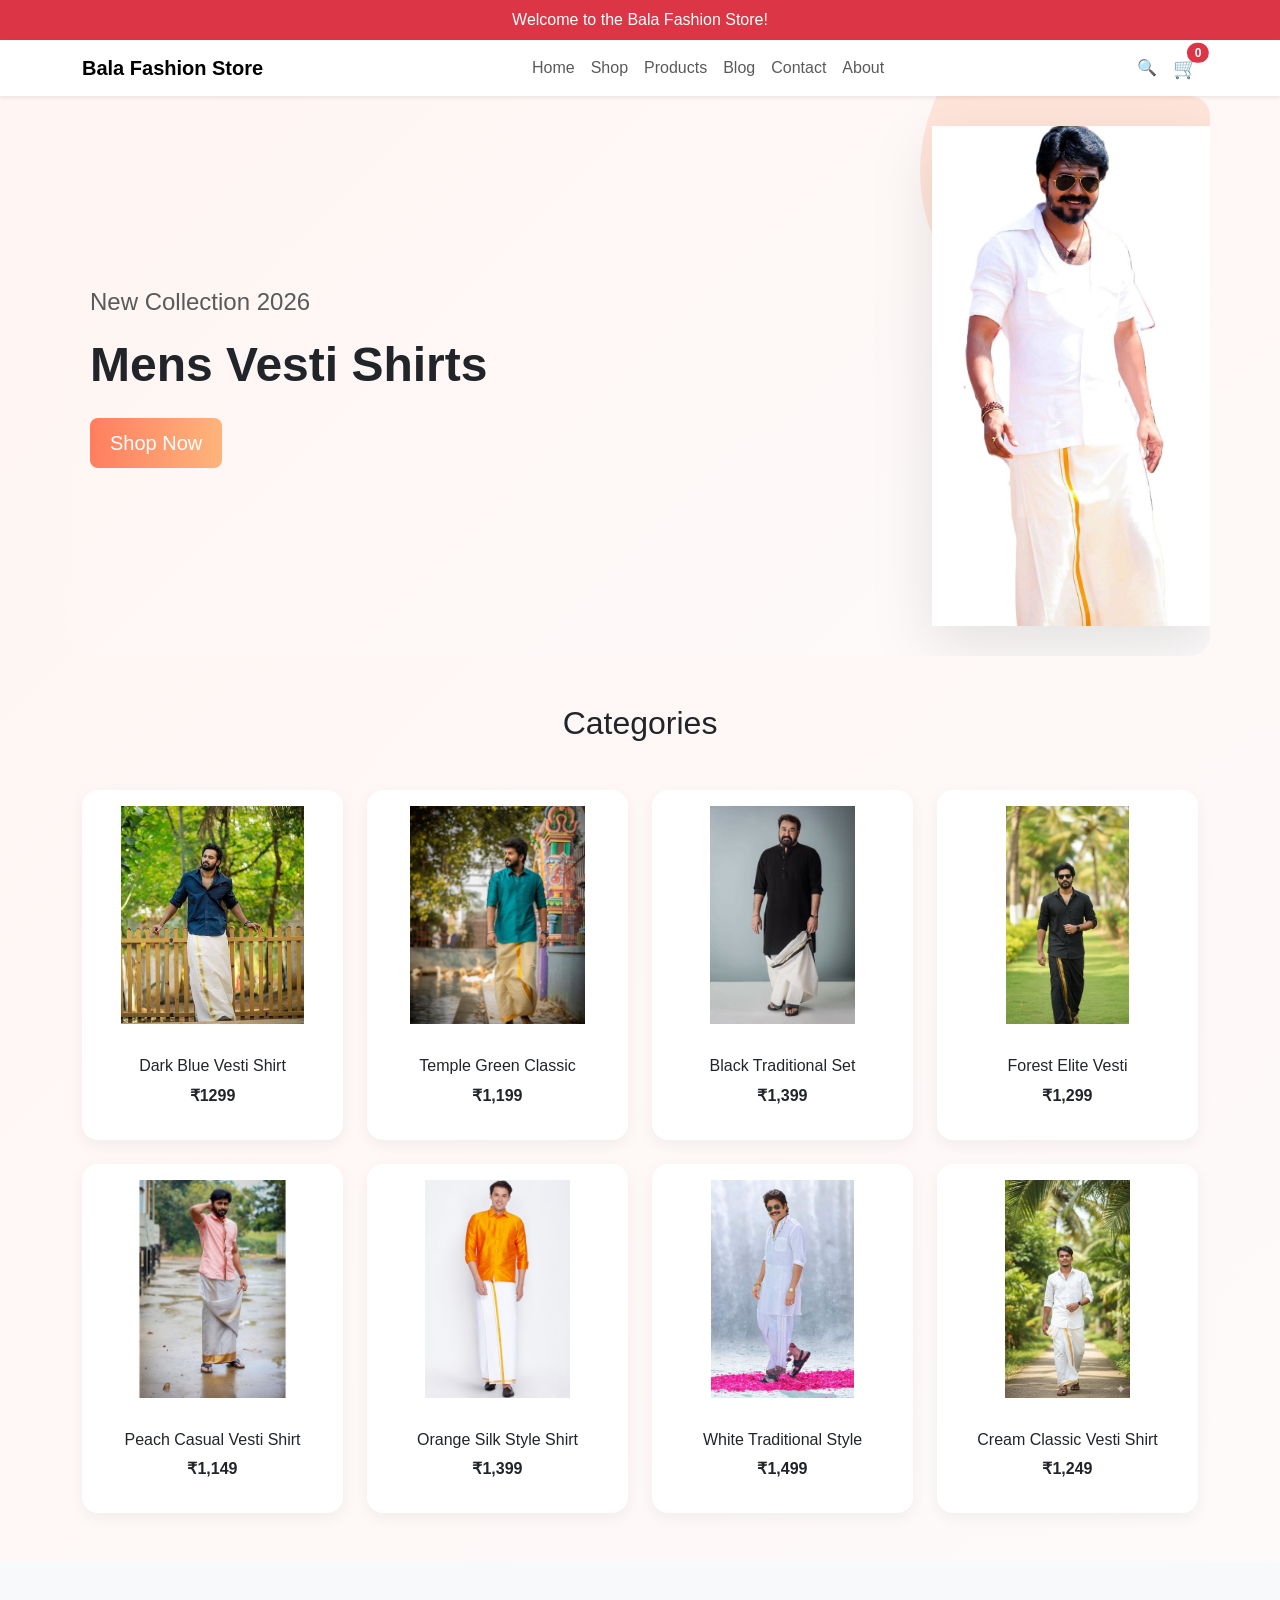
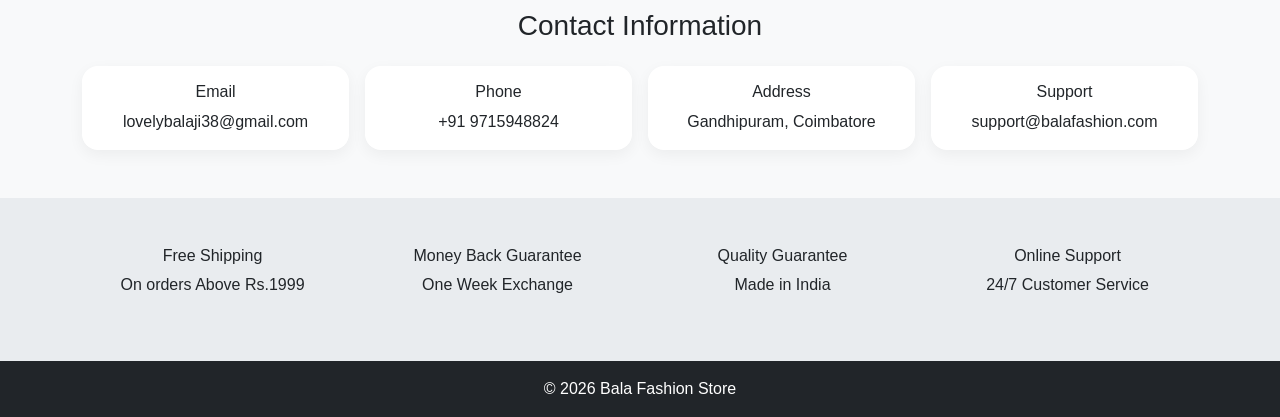
<file: 1.Pages/mens/vesti shirt.html>
<!DOCTYPE html>
<html lang="en">

<head>
    <meta charset="UTF-8">
    <title>Fashion Store</title>
    
    <meta name="viewport" content="width=device-width, initial-scale=1.0">

    <!-- Bootstrap CSS -->
    <link href="https://cdn.jsdelivr.net/npm/bootstrap@5.3.3/dist/css/bootstrap.min.css" rel="stylesheet">

    <!-- Common Custom CSS -->
    <link rel="stylesheet" href="../../2.assets/style.css">

</head>

<body class="vesti-shirts-page">

    <!-- TOP BAR -->
    <div class="bg-danger text-white text-center py-2">
        Welcome to the Bala Fashion Store!
    </div>

    <!-- NAVBAR  -->
    <nav class="navbar navbar-expand-md navbar-light bg-white sticky-top shadow-sm">
        <div class="container">

            <a class="navbar-brand fw-bold" href="../../index.html">Bala Fashion Store</a>

            <!-- Mobile Toggle Button -->
            <button class="navbar-toggler" type="button" data-bs-toggle="collapse" data-bs-target="#mainNavbar">
                <span class="navbar-toggler-icon"></span>
            </button>

            <!-- Collapsible Menu -->
            <div class="collapse navbar-collapse" id="mainNavbar">

                <ul class="navbar-nav mx-auto mb-2 mb-md-0 text-center">
                    <li class="nav-item">
                        <a class="nav-link" href="../../index.html">Home</a>
                    </li>
                    <li class="nav-item">
                        <a class="nav-link" href="#">Shop</a>
                    </li>
                    <li class="nav-item">
                        <a class="nav-link" href="#Products">Products</a>
                    </li>
                    <li class="nav-item">
                        <a class="nav-link" href="#">Blog</a>
                    </li>
                    <li class="nav-item">
                        <a class="nav-link" href="#Contact">Contact</a>
                    </li>
                    <li class="nav-item">
                        <a class="nav-link" href="../../2.assets/about.html">About</a>
                    </li>
                </ul>


                <!-- RIGHT ICONS -->
                <div class="d-flex gap-3 align-items-center position-relative">

                    <!-- SEARCH -->
                    <span id="searchIcon" style="cursor:pointer;">🔍</span>

                    <!-- LOGIN -->
                    <!-- <span style="cursor:pointer;">👤</span> -->

                    <!-- CART -->
                    <div class="position-relative">
                        <span id="cartIcon" style="cursor:pointer; font-size:20px;">🛒</span>

                        <span id="cartCount"
                            class="position-absolute top-0 start-100 translate-middle badge rounded-pill bg-danger">
                            0
                        </span>


                    </div>

                    <!-- Search Box -->
                    <div id="searchBox" class="search-box">
                        <input type="text" id="searchInput" placeholder="Search products...">
                    </div>

                </div>
            </div>
        </div>
    </nav>

    <!-- HERO SECTION -->
    <section class="container py-5 hero">
        <div class="row align-items-center">


            <div class="col-md-6 text-center text-md-start">

                <p class="text-muted fs-4 mb-3">
                    New Collection 2026
                </p>

                <h2 class="fw-bold display-5 mb-4">
                    Mens Vesti Shirts
                </h2>

                <a href="#Products" class="btn btn-outline-danger btn-lg px-4 py-2">
                    Shop Now
                </a>

            </div>

            <!-- RIGHT IMAGE -->
            <div class="col-md-6 d-flex justify-content-center justify-content-md-start">
                <img src="../../Images/Vesti Shirt/hero1.jpg" class="img-fluid"
                    style="max-height:500px; margin-left: 280px;" alt="">
            </div>

        </div>
    </section>

    <section class="container py-5">

        <h2 class="text-center mb-5" id="Products">Categories</h2>

        <div class="row g-4">

            <!-- PRODUCT 1 -->
            <div class="col-12 col-sm-6 col-md-4 col-lg-3">
                <div class="card product-card h-100 shadow-sm">

                    <div class="image-wrapper">
                        <img src="../../Images/Vesti Shirt/image1.jpg"
                            class="card-img-top p-3" style="height:250px; object-fit:contain;">

                        <button class="btn btn-dark add-btn" data-name="Dark Blue Vesti Shirt" data-price="1299"
                            data-image="../../Images/Vesti Shirt/image1.jpg">
                            Add to Cart
                        </button>
                    </div>

                    <div class="card-body text-center">
                        <h6 class="card-title">Dark Blue Vesti Shirt</h6>
                        <p class="fw-bold">₹1299</p>
                    </div>

                </div>
            </div>

            <!-- PRODUCT 2 -->
            <div class="col-12 col-sm-6 col-md-4 col-lg-3">
                <div class="card product-card h-100 shadow-sm">

                    <div class="image-wrapper">
                        <img src="../../Images/Vesti Shirt/image2.jpg"
                            class="card-img-top p-3" style="height:250px; object-fit:contain;">

                        <button class="btn btn-dark add-btn" data-name="Black Check Shirt" data-price="1199"
                            data-image="../../Images/Vesti Shirt/image2.jpg">
                            Add to Cart
                        </button>
                    </div>

                    <div class="card-body text-center">
                        <h6 class="card-title">Temple Green Classic</h6>
                        <p class="fw-bold">₹1,199</p>
                    </div>

                </div>
            </div>

            <!-- PRODUCT 3 -->
            <div class="col-12 col-sm-6 col-md-4 col-lg-3">
                <div class="card product-card h-100 shadow-sm">

                    <div class="image-wrapper">
                        <img src="../../Images/Vesti Shirt/image3.jpg"
                            class="card-img-top p-3" style="height:250px; object-fit:contain;">

                        <button class="btn btn-dark add-btn" data-name="Black Traditional Set" data-price="1399"
                            data-image="../../Images/Vesti Shirt/image3.jpg">
                            Add to Cart
                        </button>
                    </div>

                    <div class="card-body text-center">
                        <h6 class="card-title">Black Traditional Set</h6>
                        <p class="fw-bold">₹1,399</p>
                    </div>

                </div>
            </div>

            <!-- PRODUCT 4 -->
            <div class="col-12 col-sm-6 col-md-4 col-lg-3">
                <div class="card product-card h-100 shadow-sm">

                    <div class="image-wrapper">
                        <img src="../../Images/Vesti Shirt/image4.jpg"
                            class="card-img-top p-3" style="height:250px; object-fit:contain;">

                        <button class="btn btn-dark add-btn" data-name="Forest Elite Vesti" data-price="1299"
                            data-image="../../Images/Vesti Shirt/image4.jpg">
                            Add to Cart
                        </button>
                    </div>

                    <div class="card-body text-center">
                        <h6 class="card-title">Forest Elite Vesti</h6>
                        <p class="fw-bold">₹1,299</p>
                    </div>

                </div>
            </div>

            <!-- PRODUCT 5 -->
            <div class="col-12 col-sm-6 col-md-4 col-lg-3">
                <div class="card product-card h-100 shadow-sm">

                    <div class="image-wrapper">
                        <img src="../../Images/Vesti Shirt/image5.jpg"
                            class="card-img-top p-3" style="height:250px; object-fit:contain;">

                        <button class="btn btn-dark add-btn" data-name="Peach Casual Vesti Shirt" data-price="1149"
                            data-image="../../Images/Vesti Shirt/image5.jpg">
                            Add to Cart
                        </button>
                    </div>

                    <div class="card-body text-center">
                        <h6 class="card-title">Peach Casual Vesti Shirt</h6>
                        <p class="fw-bold">₹1,149</p>
                    </div>

                </div>
            </div>

            <!-- PRODUCT 6 -->
            <div class="col-12 col-sm-6 col-md-4 col-lg-3">
                <div class="card product-card h-100 shadow-sm">

                    <div class="image-wrapper">
                        <img src="../../Images/Vesti Shirt/image6.jpg" class="card-img-top p-3"
                            style="height:250px; object-fit:contain;">

                        <button class="btn btn-dark add-btn" data-name="Orange Silk Style Shirt" data-price="1399"
                            data-image="../../Images/Vesti Shirt/image6.jpg">
                            Add to Cart
                        </button>
                    </div>

                    <div class="card-body text-center">
                        <h6 class="card-title">Orange Silk Style Shirt</h6>
                        <p class="fw-bold">₹1,399</p>
                    </div>

                </div>
            </div>

            <!-- PRODUCT 7 -->
            <div class="col-12 col-sm-6 col-md-4 col-lg-3">
                <div class="card product-card h-100 shadow-sm">

                    <div class="image-wrapper">
                        <img src="../../Images/Vesti Shirt/image7.jpg" class="card-img-top p-3"
                            style="height:250px; object-fit:contain;">

                        <button class="btn btn-dark add-btn" data-name="White Traditional Style" data-price="1499"
                            data-image="../../Images/Vesti Shirt/image7.jpg">
                            Add to Cart
                        </button>
                    </div>

                    <div class="card-body text-center">
                        <h6 class="card-title">White Traditional Style</h6>
                         <p class="fw-bold">₹1,499</p>
                    </div>

                </div>
            </div>

            <!-- PRODUCT 8 -->
            <div class="col-12 col-sm-6 col-md-4 col-lg-3">
                <div class="card product-card h-100 shadow-sm">

                    <div class="image-wrapper">
                        <img src="../../Images/Vesti Shirt/image8.jpg" class="card-img-top p-3"
                            style="height:250px; object-fit:contain;">

                        <button class="btn btn-dark add-btn" data-name="Light Grey Shirt" data-price="1249"
                            data-image="../../Images/Vesti Shirt/image8.jpg">
                            Add to Cart
                        </button>
                    </div>

                    <div class="card-body text-center">
                        <h6 class="card-title">Cream Classic Vesti Shirt</h6>
                        <p class="fw-bold">₹1,249</p>
                    </div>

                </div>
            </div>

        </div>

    </section>




    <!-- CONTACT -->
    <section id="Contact" class="bg-light py-5">
        <div class="container text-center">
            <h3 class="mb-4">Contact Information</h3>
            <div class="row g-3">

                <div class="col-12 col-md-6 col-lg-3">
                    <div class="card p-3 shadow-sm">
                        <h6>Email</h6>
                        <p class="mb-0">lovelybalaji38@gmail.com</p>
                    </div>
                </div>

                <div class="col-12 col-md-6 col-lg-3">
                    <div class="card p-3 shadow-sm">
                        <h6>Phone</h6>
                        <p class="mb-0">+91 9715948824</p>
                    </div>
                </div>

                <div class="col-12 col-md-6 col-lg-3">
                    <div class="card p-3 shadow-sm">
                        <h6>Address</h6>
                        <p class="mb-0">Gandhipuram, Coimbatore</p>
                    </div>
                </div>

                <div class="col-12 col-md-6 col-lg-3">
                    <div class="card p-3 shadow-sm">
                        <h6>Support</h6>
                        <p class="mb-0">support@balafashion.com</p>
                    </div>
                </div>

            </div>
        </div>
    </section>

    <!-- FOOTER -->
    <footer class="bg-body-secondary py-5">
        <div class="container text-center">
            <div class="row">

                <div class="col-md-3">
                    <h6>Free Shipping</h6>
                    <p>On orders Above Rs.1999</p>
                </div>

                <div class="col-md-3">
                    <h6>Money Back Guarantee</h6>
                    <p>One Week Exchange</p>
                </div>

                <div class="col-md-3">
                    <h6>Quality Guarantee</h6>
                    <p>Made in India</p>
                </div>

                <div class="col-md-3">
                    <h6>Online Support</h6>
                    <p>24/7 Customer Service</p>
                </div>

            </div>
        </div>
    </footer>

    <!-- FOOTER -->
    <footer class="bg-dark text-white text-center py-3">
        © 2026 Bala Fashion Store
    </footer>

    <!-- CART MODAL -->
    <div class="modal fade" id="cartModal">
        <div class="modal-dialog modal-lg">
            <div class="modal-content">

                <div class="modal-header">
                    <h5 class="modal-title">Shopping Cart</h5>
                    <button type="button" class="btn-close" data-bs-dismiss="modal"></button>
                </div>

                <div class="modal-body">

                    <!-- Cart Items -->
                    <div id="cartItems"></div>

                    <hr>

                    <!-- Total -->
                    <h5 class="text-end">
                        Total: ₹<span id="cartTotal">0</span>
                    </h5>

                </div>

                <div class="modal-footer">
                    <button class="btn btn-dark" id="orderNow">
                        Checkout
                    </button>
                </div>

            </div>
        </div>
    </div>

    <!-- Bootstrap JS -->
    <script src="https://cdn.jsdelivr.net/npm/bootstrap@5.3.3/dist/js/bootstrap.bundle.min.js"></script>

    <script src="../../2.assets/script.js"></script>

</body>

</html>
</file>
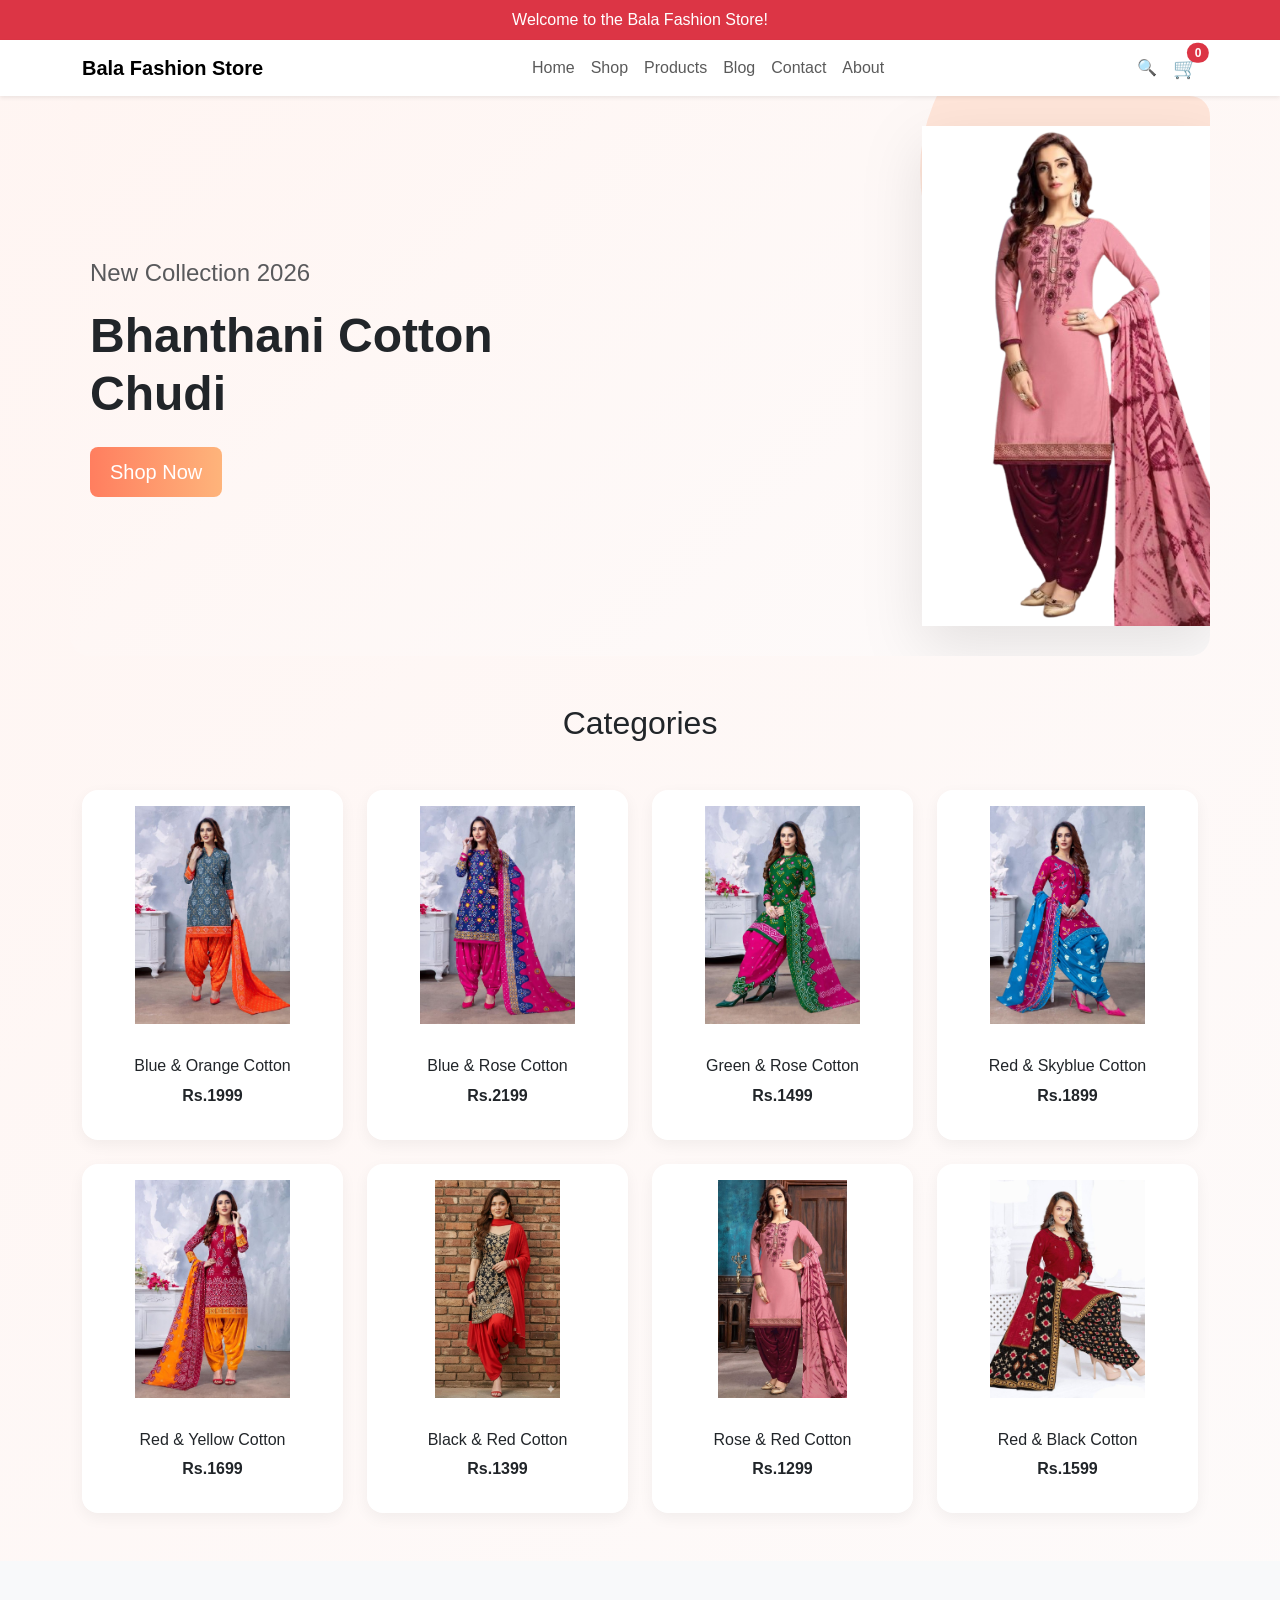
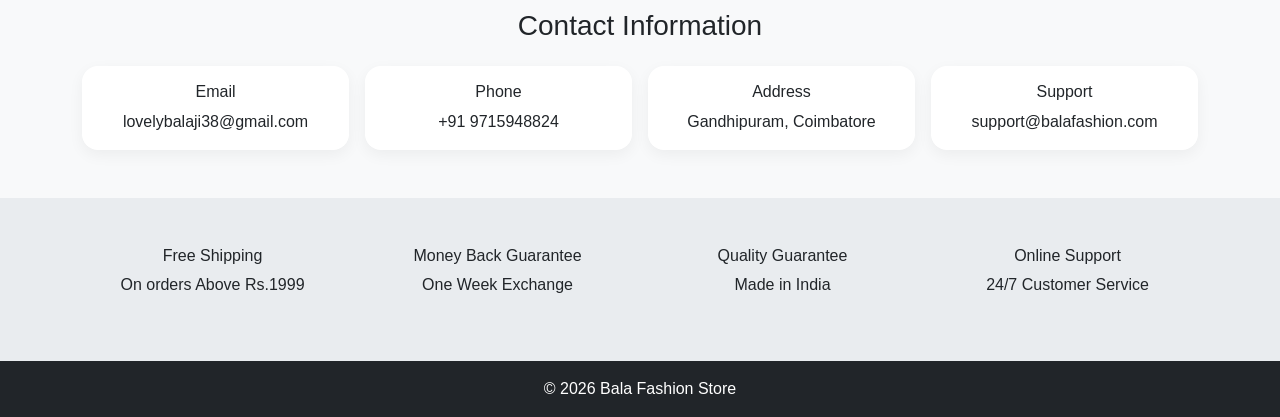
<file: 1.Pages/womens/bhanthani.html>
<!DOCTYPE html>
<html lang="en">

<head>
    <meta charset="UTF-8">
    <title>Fashion Store</title>
    
    <meta name="viewport" content="width=device-width, initial-scale=1.0">

    <!-- Bootstrap CSS -->
    <link href="https://cdn.jsdelivr.net/npm/bootstrap@5.3.3/dist/css/bootstrap.min.css" rel="stylesheet">

    <!-- Common Custom CSS -->
    <link rel="stylesheet" href="../../2.assets/style.css">

</head>

<body class="bhanthani-page">

    <!-- TOP BAR -->
    <div class="bg-danger text-white text-center py-2">
        Welcome to the Bala Fashion Store!
    </div>

    <!-- NAVBAR  -->
    <nav class="navbar navbar-expand-md navbar-light bg-white sticky-top shadow-sm">
        <div class="container">

            <a class="navbar-brand fw-bold" href="../../index.html">Bala Fashion Store</a>

            <!-- Mobile Toggle Button -->
            <button class="navbar-toggler" type="button" data-bs-toggle="collapse" data-bs-target="#mainNavbar">
                <span class="navbar-toggler-icon"></span>
            </button>

            <!-- Collapsible Menu -->
            <div class="collapse navbar-collapse" id="mainNavbar">

                <ul class="navbar-nav mx-auto mb-2 mb-md-0 text-center">
                    <li class="nav-item">
                        <a class="nav-link" href="../../index.html">Home</a>
                    </li>
                    <li class="nav-item">
                        <a class="nav-link" href="#">Shop</a>
                    </li>
                    <li class="nav-item">
                        <a class="nav-link" href="#Products">Products</a>
                    </li>
                    <li class="nav-item">
                        <a class="nav-link" href="#">Blog</a>
                    </li>
                    <li class="nav-item">
                        <a class="nav-link" href="#Contact">Contact</a>
                    </li>
                    <li class="nav-item">
                        <a class="nav-link" href="../../2.assets/about.html">About</a>
                    </li>
                </ul>


                <!-- RIGHT ICONS -->
                <div class="d-flex gap-3 align-items-center position-relative">

                    <!-- SEARCH -->
                    <span id="searchIcon" style="cursor:pointer;">🔍</span>

                    <!-- LOGIN -->
                    <!-- <span style="cursor:pointer;">👤</span> -->

                    <!-- CART -->
                    <div class="position-relative">
                        <span id="cartIcon" style="cursor:pointer; font-size:20px;">🛒</span>

                        <span id="cartCount"
                            class="position-absolute top-0 start-100 translate-middle badge rounded-pill bg-danger">
                            0
                        </span>


                    </div>

                    <!-- Search Box -->
                    <div id="searchBox" class="search-box">
                        <input type="text" id="searchInput" placeholder="Search products...">
                    </div>

                </div>
            </div>
    </nav>

    <!-- HERO SECTION -->
    <section class="container py-5 hero bhanthani-hero">
        <div class="row align-items-center">


            <div class="col-md-6 text-center text-md-start">

                <p class="text-muted fs-4 mb-3">
                    New Collection 2026
                </p>

                <h2 class="fw-bold display-5 mb-4">
                    Bhanthani Cotton Chudi
                </h2>

                <a href="#Products" class="btn btn-outline-danger btn-lg px-4 py-2">
                    Shop Now
                </a>

            </div>

            <!-- RIGHT IMAGE -->
            <div class="col-md-6 d-flex justify-content-center justify-content-md-start">
                <img src="../../Images/Bandhani/download__1_-removebg-preview.png" class="img-fluid"
                    style="max-height:500px; margin-left: 270px;" alt="">
            </div>

        </div>
    </section>

    <section class="container py-5">

        <h2 class="text-center mb-5" id="Products">Categories</h2>

        <div class="row g-4">

            <!-- PRODUCT 1 -->
            <div class="col-12 col-sm-6 col-md-4 col-lg-3">
                <div class="card product-card h-100 shadow-sm">

                    <div class="image-wrapper">
                        <img src="../../Images/Bandhani/Bandhni cotton dress material with dupatta (1).jpg"
                            class="card-img-top p-3" style="height:250px; object-fit:contain;">

                        <button class="btn btn-dark add-btn" data-name="Blue & Orange Cotton" data-price="1999"
                            data-image="../../Images/Bandhani/Bandhni cotton dress material with dupatta (1).jpg">
                            Add to Cart
                        </button>
                    </div>

                    <div class="card-body text-center">
                        <h6 class="card-title">Blue & Orange Cotton</h6>
                        <p class="fw-bold">Rs.1999</p>
                    </div>

                </div>
            </div>

            <!-- PRODUCT 2 -->
            <div class="col-12 col-sm-6 col-md-4 col-lg-3">
                <div class="card product-card h-100 shadow-sm">

                    <div class="image-wrapper">
                        <img src="../../Images/Bandhani/Bandhni cotton dress material with dupatta (2).jpg"
                            class="card-img-top p-3" style="height:250px; object-fit:contain;">

                        <button class="btn btn-dark add-btn" data-name="Blue & Rose Cotton" data-price="2199"
                            data-image="../../Images/Bandhani/Bandhni cotton dress material with dupatta (2).jpg">
                            Add to Cart
                        </button>
                    </div>

                    <div class="card-body text-center">
                        <h6 class="card-title">Blue & Rose Cotton</h6>
                        <p class="fw-bold">Rs.2199</p>
                    </div>

                </div>
            </div>

            <!-- PRODUCT 3 -->
            <div class="col-12 col-sm-6 col-md-4 col-lg-3">
                <div class="card product-card h-100 shadow-sm">

                    <div class="image-wrapper">
                        <img src="../../Images/Bandhani/Bandhni cotton dress material with dupatta (3).jpg"
                            class="card-img-top p-3" style="height:250px; object-fit:contain;">

                        <button class="btn btn-dark add-btn" data-name="Green & Rose Cotton" data-price="1499"
                            data-image="../../Images/Bandhani/Bandhni cotton dress material with dupatta (3).jpg">
                            Add to Cart
                        </button>
                    </div>

                    <div class="card-body text-center">
                        <h6 class="card-title">Green & Rose Cotton</h6>
                        <p class="fw-bold">Rs.1499</p>
                    </div>

                </div>
            </div>

            <!-- PRODUCT 4 -->
            <div class="col-12 col-sm-6 col-md-4 col-lg-3">
                <div class="card product-card h-100 shadow-sm">

                    <div class="image-wrapper">
                        <img src="../../Images/Bandhani/Bandhni cotton dress material with dupatta (4).jpg"
                            class="card-img-top p-3" style="height:250px; object-fit:contain;">

                        <button class="btn btn-dark add-btn" data-name="Red & Skyblue Cotton" data-price="1899"
                            data-image="../../Images/Bandhani/Bandhni cotton dress material with dupatta (4).jpg">
                            Add to Cart
                        </button>
                    </div>

                    <div class="card-body text-center">
                        <h6 class="card-title">Red & Skyblue Cotton</h6>
                        <p class="fw-bold">Rs.1899</p>
                    </div>

                </div>
            </div>

            <!-- PRODUCT 5 -->
            <div class="col-12 col-sm-6 col-md-4 col-lg-3">
                <div class="card product-card h-100 shadow-sm">

                    <div class="image-wrapper">
                        <img src="../../Images/Bandhani/Bandhni cotton dress material with dupatta.jpg"
                            class="card-img-top p-3" style="height:250px; object-fit:contain;">

                        <button class="btn btn-dark add-btn" data-name="Red & Yellow Cotton" data-price="1699"
                            data-image="../../Images/Bandhani/Bandhni cotton dress material with dupatta.jpg">
                            Add to Cart
                        </button>
                    </div>

                    <div class="card-body text-center">
                        <h6 class="card-title">Red & Yellow Cotton</h6>
                        <p class="fw-bold">Rs.1699</p>
                    </div>

                </div>
            </div>

            <!-- PRODUCT 6 -->
            <div class="col-12 col-sm-6 col-md-4 col-lg-3">
                <div class="card product-card h-100 shadow-sm">

                    <div class="image-wrapper">
                        <img src="../../Images/Bandhani/Black and Red chudidar ❤️.jpg" class="card-img-top p-3"
                            style="height:250px; object-fit:contain;">

                        <button class="btn btn-dark add-btn" data-name="Black & Red Cotton" data-price="1399"
                            data-image="../../Images/Bandhani/Black and Red chudidar ❤️.jpg">
                            Add to Cart
                        </button>
                    </div>

                    <div class="card-body text-center">
                        <h6 class="card-title">Black & Red Cotton</h6>
                        <p class="fw-bold">Rs.1399</p>
                    </div>

                </div>
            </div>

            <!-- PRODUCT 7 -->
            <div class="col-12 col-sm-6 col-md-4 col-lg-3">
                <div class="card product-card h-100 shadow-sm">

                    <div class="image-wrapper">
                        <img src="../../Images/Bandhani/download (1).jpg" class="card-img-top p-3"
                            style="height:250px; object-fit:contain;">

                        <button class="btn btn-dark add-btn" data-name="Rose & Red Cotton" data-price="1299"
                            data-image="../../Images/Bandhani/download (1).jpg">
                            Add to Cart
                        </button>
                    </div>

                    <div class="card-body text-center">
                        <h6 class="card-title">Rose & Red Cotton</h6>
                        <p class="fw-bold">Rs.1299</p>
                    </div>

                </div>
            </div>

            <!-- PRODUCT 8 -->
            <div class="col-12 col-sm-6 col-md-4 col-lg-3">
                <div class="card product-card h-100 shadow-sm">

                    <div class="image-wrapper">
                        <img src="../../Images/Bandhani/download (2).jpg" class="card-img-top p-3"
                            style="height:250px; object-fit:contain;">

                        <button class="btn btn-dark add-btn" data-name="Red & Black Cotton" data-price="1599"
                            data-image="../../Images/Bandhani/download (2).jpg">
                            Add to Cart
                        </button>
                    </div>

                    <div class="card-body text-center">
                        <h6 class="card-title">Red & Black Cotton</h6>
                        <p class="fw-bold">Rs.1599</p>
                    </div>

                </div>
            </div>

        </div>

    </section>




    <!-- CONTACT -->
    <section id="Contact" class="bg-light py-5">
        <div class="container text-center">
            <h3 class="mb-4">Contact Information</h3>
            <div class="row g-3">

                <div class="col-12 col-md-6 col-lg-3">
                    <div class="card p-3 shadow-sm">
                        <h6>Email</h6>
                        <p class="mb-0">lovelybalaji38@gmail.com</p>
                    </div>
                </div>

                <div class="col-12 col-md-6 col-lg-3">
                    <div class="card p-3 shadow-sm">
                        <h6>Phone</h6>
                        <p class="mb-0">+91 9715948824</p>
                    </div>
                </div>

                <div class="col-12 col-md-6 col-lg-3">
                    <div class="card p-3 shadow-sm">
                        <h6>Address</h6>
                        <p class="mb-0">Gandhipuram, Coimbatore</p>
                    </div>
                </div>

                <div class="col-12 col-md-6 col-lg-3">
                    <div class="card p-3 shadow-sm">
                        <h6>Support</h6>
                        <p class="mb-0">support@balafashion.com</p>
                    </div>
                </div>

            </div>
        </div>
    </section>

    <!-- FOOTER -->
    <footer class="bg-body-secondary py-5">
        <div class="container text-center">
            <div class="row">

                <div class="col-md-3">
                    <h6>Free Shipping</h6>
                    <p>On orders Above Rs.1999</p>
                </div>

                <div class="col-md-3">
                    <h6>Money Back Guarantee</h6>
                    <p>One Week Exchange</p>
                </div>

                <div class="col-md-3">
                    <h6>Quality Guarantee</h6>
                    <p>Made in India</p>
                </div>

                <div class="col-md-3">
                    <h6>Online Support</h6>
                    <p>24/7 Customer Service</p>
                </div>

            </div>
        </div>
    </footer>

    <!-- FOOTER -->
    <footer class="bg-dark text-white text-center py-3">
        © 2026 Bala Fashion Store
    </footer>

    <!-- CART MODAL -->
    <div class="modal fade" id="cartModal">
        <div class="modal-dialog modal-lg">
            <div class="modal-content">

                <div class="modal-header">
                    <h5 class="modal-title">Shopping Cart</h5>
                    <button type="button" class="btn-close" data-bs-dismiss="modal"></button>
                </div>

                <div class="modal-body">

                    <!-- Cart Items -->
                    <div id="cartItems"></div>

                    <hr>

                    <!-- Total -->
                    <h5 class="text-end">
                        Total: ₹<span id="cartTotal">0</span>
                    </h5>

                </div>

                <div class="modal-footer">
                    <button class="btn btn-dark" id="orderNow">
                        Checkout
                    </button>
                </div>

            </div>
        </div>
    </div>

    <!-- Bootstrap JS -->
    <script src="https://cdn.jsdelivr.net/npm/bootstrap@5.3.3/dist/js/bootstrap.bundle.min.js"></script>

    <script src="../../2.assets/script.js"></script>

</body>

</html>
</file>
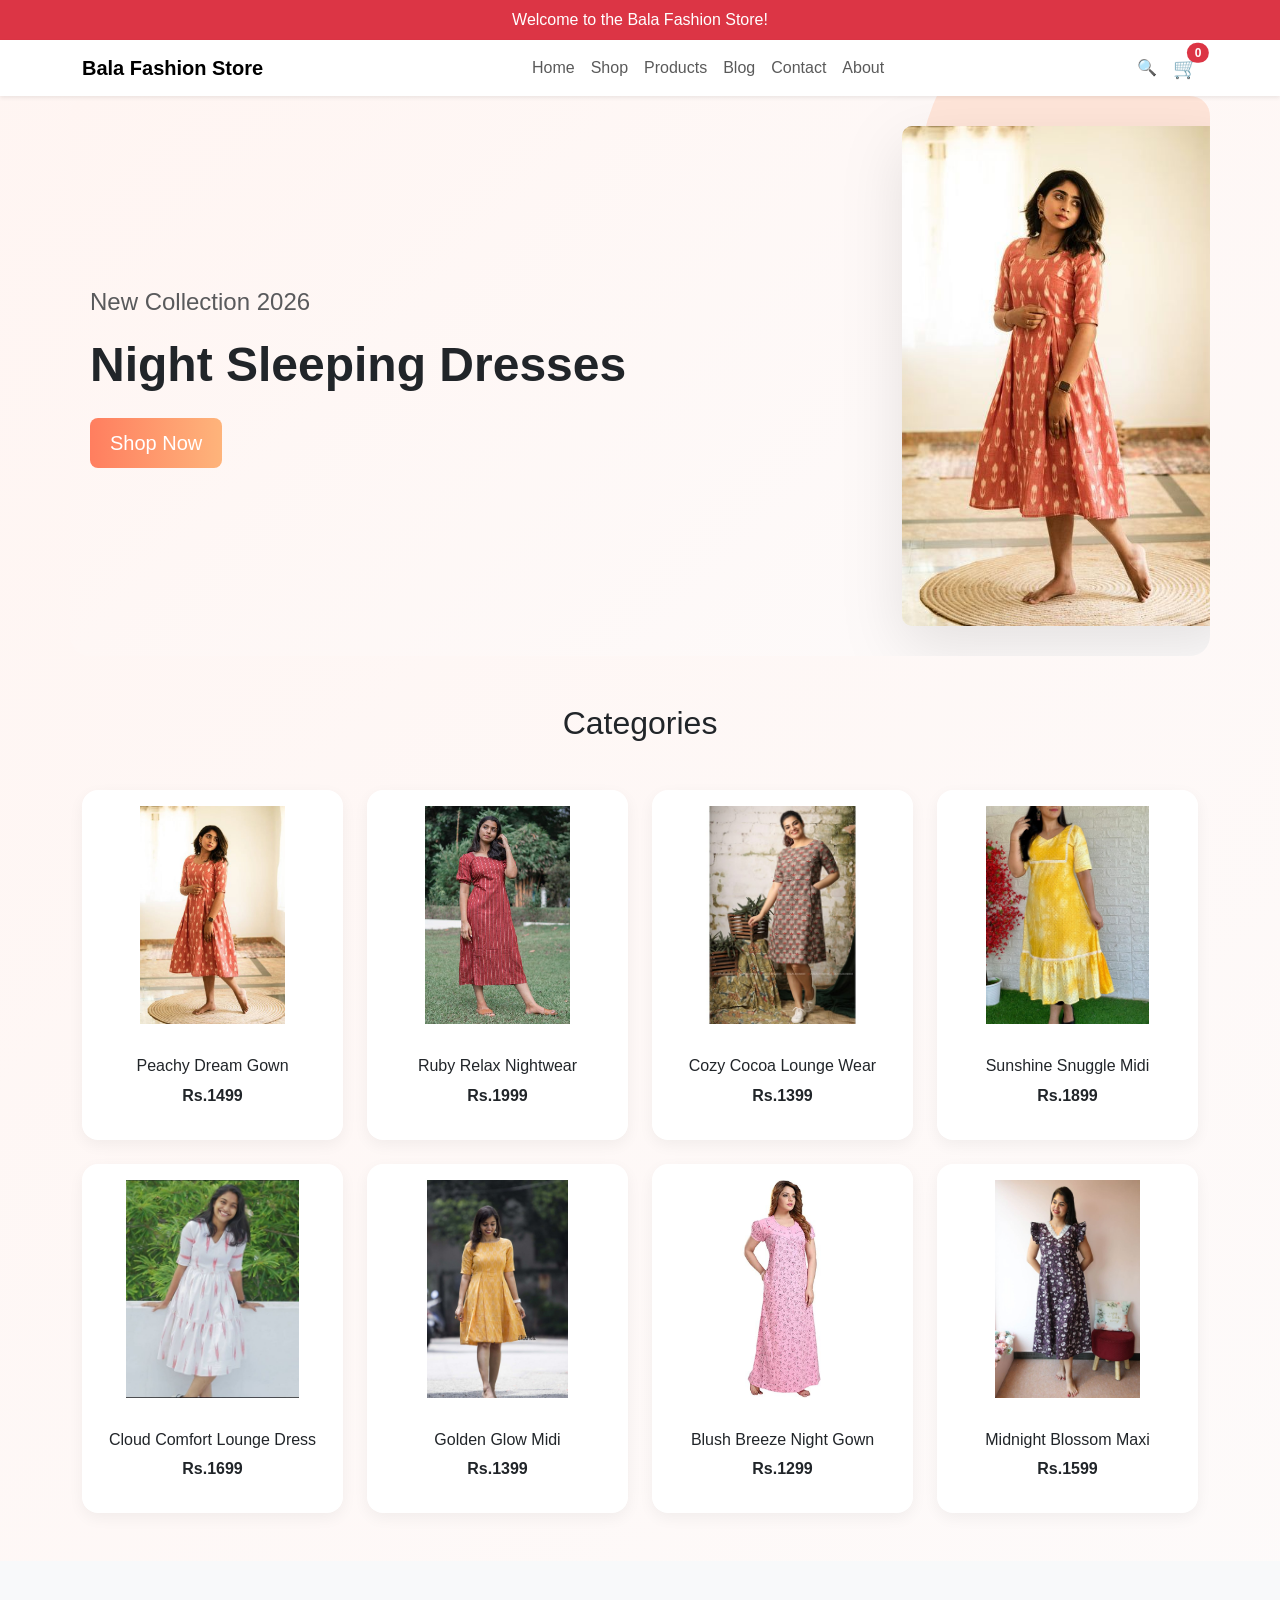
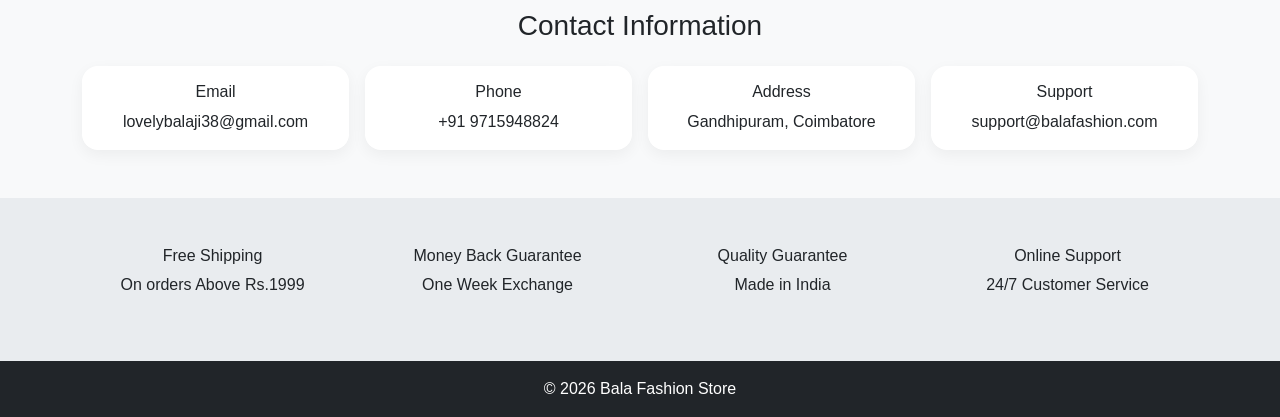
<file: 1.Pages/womens/night dress.html>
<!DOCTYPE html>
<html lang="en">

<head>
    <meta charset="UTF-8">
    <title>Fashion Modern</title>
   
    <meta name="viewport" content="width=device-width, initial-scale=1.0">

    <!-- Bootstrap CSS -->
    <link href="https://cdn.jsdelivr.net/npm/bootstrap@5.3.3/dist/css/bootstrap.min.css" rel="stylesheet">

    <!-- Common Custom CSS -->
    <link rel="stylesheet" href="../../2.assets/style.css">
</head>

<body class="night-page">

    <!-- TOP BAR -->
    <div class="bg-danger text-white text-center py-2">
        Welcome to the Bala Fashion Store!
    </div>

    <!-- NAVBAR -->
    <nav class="navbar navbar-expand-md navbar-light bg-white sticky-top shadow-sm">
        <div class="container">

            <a class="navbar-brand fw-bold" href="../../index.html">Bala Fashion Store</a>

            <button class="navbar-toggler" type="button" data-bs-toggle="collapse" data-bs-target="#mainNavbar">
                <span class="navbar-toggler-icon"></span>
            </button>

            <div class="collapse navbar-collapse" id="mainNavbar">

                <ul class="navbar-nav mx-auto mb-2 mb-md-0 text-center">
                    <li class="nav-item"><a class="nav-link" href="../../index.html">Home</a></li>
                    <li class="nav-item"><a class="nav-link" href="#Products">Shop</a></li>
                    <li class="nav-item"><a class="nav-link" href="#Products">Products</a></li>
                    <li class="nav-item"><a class="nav-link" href="#">Blog</a></li>
                    <li class="nav-item"><a class="nav-link" href="#Contact">Contact</a></li>
                    <li class="nav-item"><a class="nav-link" href="../../2.assets/about.html">About</a></li>
                </ul>

                <!-- RIGHT ICONS -->
                <div class="d-flex gap-3 align-items-center position-relative">

                    <!-- SEARCH -->
                    <span id="searchIcon" style="cursor:pointer;">🔍</span>

                    <!-- LOGIN -->
                    <!-- <span style="cursor:pointer;">👤</span> -->

                    <!-- CART -->
                    <div class="position-relative">
                        <span id="cartIcon" style="cursor:pointer; font-size:20px;">🛒</span>

                        <span id="cartCount"
                            class="position-absolute top-0 start-100 translate-middle badge rounded-pill bg-danger">
                            0
                        </span>


                    </div>

                    <!-- Search Box -->
                    <div id="searchBox" class="search-box">
                        <input type="text" id="searchInput" placeholder="Search products...">
                    </div>

                </div>

            </div>
        </div>
    </nav>

    <!-- HERO SECTION -->
    <section class="container py-5 hero">
        <div class="row align-items-center">

            <div class="col-md-6 text-center text-md-start">

                <p class="text-muted fs-4 mb-3">
                    New Collection 2026
                </p>

                <h2 class="fw-bold display-5 mb-4">
                    Night Sleeping Dresses
                </h2>

                <a href="#Products" class="btn btn-outline-danger btn-lg px-4 py-2">
                    Shop Now
                </a>

            </div>

            <div class="col-md-6 d-flex justify-content-center justify-content-md-start">
                <img src="../../Images/night dress/download (4).jpg"
                    class="img-fluid" style="max-height:500px; margin-left: 250px; border-radius: 10px;" alt="">
            </div>

        </div>
    </section>

    <!-- PRODUCTS -->
    <section class="container py-5">

        <h2 class="text-center mb-5" id="Products">Categories</h2>

        <div class="row g-4">

            <!-- 1 -->
            <div class="col-12 col-sm-6 col-md-4 col-lg-3">
                <div class="card product-card h-100 shadow-sm">
                    <div class="image-wrapper">
                        <img src="../../Images/night dress/download (4).jpg" class="card-img-top p-3"
                            style="height:250px; object-fit:contain;">
                        <button class="btn btn-dark add-btn" data-name="Peachy Dream Gown" data-price="1499"
                        data-image="../../Images/night dress/download (4).jpg">Add
                            to Cart</button>
                    </div>
                    <div class="card-body text-center">
                        <h6 class="card-title">Peachy Dream Gown</h6>
                        <p class="fw-bold">Rs.1499</p>
                    </div>
                </div>
            </div>

            <!-- 2 -->
            <div class="col-12 col-sm-6 col-md-4 col-lg-3">
                <div class="card product-card h-100 shadow-sm">
                    <div class="image-wrapper">
                        <img src="../../Images/night dress/Casual Wear.jpg" class="card-img-top p-3"
                            style="height:250px; object-fit:contain;">
                        <button class="btn btn-dark add-btn" data-name="Ruby Relax Nightwear" data-price="1999"
                        data-image="../../Images/night dress/Casual Wear.jpg">Add
                            to Cart</button>
                    </div>
                    <div class="card-body text-center">
                        <h6 class="card-title">Ruby Relax Nightwear</h6>
                        <p class="fw-bold">Rs.1999</p>
                    </div>
                </div>
            </div>

            <!-- 3 -->
            <div class="col-12 col-sm-6 col-md-4 col-lg-3">
                <div class="card product-card h-100 shadow-sm">
                    <div class="image-wrapper">
                        <img src="../../Images/night dress/Chic and comfy Cotton shift dress.jpg" class="card-img-top p-3"
                            style="height:250px; object-fit:contain;">
                        <button class="btn btn-dark add-btn" data-name="Cozy Cocoa Lounge Wear" data-price="1399"
                        data-image="../../Images/night dress/Chic and comfy Cotton shift dress.jpg">Add
                            to Cart</button>
                    </div>
                    <div class="card-body text-center">
                        <h6 class="card-title">Cozy Cocoa Lounge Wear</h6>
                        <p class="fw-bold">Rs.1399</p>
                    </div>
                </div>
            </div>

            <!-- 4 -->
            <div class="col-12 col-sm-6 col-md-4 col-lg-3">
                <div class="card product-card h-100 shadow-sm">
                    <div class="image-wrapper">
                        <img src="../../Images/night dress/download (3).jpg" class="card-img-top p-3"
                            style="height:250px; object-fit:contain;">
                        <button class="btn btn-dark add-btn" data-name="Sunshine Snuggle Midi" data-price="1899" data-image="../../Images/night dress/download (3).jpg">Add
                            to Cart</button>
                    </div>
                    <div class="card-body text-center">
                        <h6 class="card-title">Sunshine Snuggle Midi</h6>
                        <p class="fw-bold">Rs.1899</p>
                    </div>
                </div>
            </div>

            <!-- 5 -->
            <div class="col-12 col-sm-6 col-md-4 col-lg-3">
                <div class="card product-card h-100 shadow-sm">
                    <div class="image-wrapper">
                        <img src="../../Images/night dress/Simple frocks.jpg" class="card-img-top p-3"
                            style="height:250px; object-fit:contain;">
                        <button class="btn btn-dark add-btn" data-name="Cloud Comfort Lounge Dress" data-price="1699" data-image="../../Images/night dress/Simple frocks.jpg">Add
                            to Cart</button>
                    </div>
                    <div class="card-body text-center">
                        <h6 class="card-title">Cloud Comfort Lounge Dress</h6>
                        <p class="fw-bold">Rs.1699</p>
                    </div>
                </div>
            </div>

            <!-- 6 -->
            <div class="col-12 col-sm-6 col-md-4 col-lg-3">
                <div class="card product-card h-100 shadow-sm">
                    <div class="image-wrapper">
                        <img src="../../Images/night dress/download (5).jpg" class="card-img-top p-3"
                            style="height:250px; object-fit:contain;">
                        <button class="btn btn-dark add-btn" data-name="Golden Glow Midi" data-price="1399" data-image="../../Images/night dress/download (5).jpg">Add
                            to Cart</button>
                    </div>
                    <div class="card-body text-center">
                        <h6 class="card-title">Golden Glow Midi</h6>
                        <p class="fw-bold">Rs.1399</p>
                    </div>
                </div>
            </div>

            <!-- 7 -->
            <div class="col-12 col-sm-6 col-md-4 col-lg-3">
                <div class="card product-card h-100 shadow-sm">
                    <div class="image-wrapper">
                        <img src="../../Images/night dress/Little Art Women's Cotton Nighty (33195-Coffee_Coffee_Free Size).jpg"
                            class="card-img-top p-3" style="height:250px; object-fit:contain;">
                        <button class="btn btn-dark add-btn" data-name="Blush Breeze Night Gown" data-price="1299" 
                        data-image="../../Images/night dress/Little Art Women's Cotton Nighty (33195-Coffee_Coffee_Free Size).jpg">Add
                            to Cart</button>
                    </div>
                    <div class="card-body text-center">
                        <h6 class="card-title">Blush Breeze Night Gown</h6>
                        <p class="fw-bold">Rs.1299</p>
                    </div>
                </div>
            </div>

            <!-- 8 -->
            <div class="col-12 col-sm-6 col-md-4 col-lg-3">
                <div class="card product-card h-100 shadow-sm">
                    <div class="image-wrapper">
                        <img src="../../Images/night dress/Primrose _ Maternity & Feeding Kurti _ All Us Women.jpg"
                            class="card-img-top p-3" style="height:250px; object-fit:contain;">
                        <button class="btn btn-dark add-btn" data-name="Midnight Blossom Maxi" data-price="1599" data-image="../../Images/night dress/Primrose _ Maternity & Feeding Kurti _ All Us Women.jpg">Add
                            to Cart</button>
                    </div>
                    <div class="card-body text-center">
                        <h6 class="card-title">Midnight Blossom Maxi</h6>
                        <p class="fw-bold">Rs.1599</p>
                    </div>
                </div>
            </div>

        </div>
    </section>

    <!-- CONTACT -->
    <section id="Contact" class="bg-light py-5">
        <div class="container text-center">
            <h3 class="mb-4">Contact Information</h3>
            <div class="row g-3">

                <div class="col-12 col-md-6 col-lg-3">
                    <div class="card p-3 shadow-sm">
                        <h6>Email</h6>
                        <p class="mb-0">lovelybalaji38@gmail.com</p>
                    </div>
                </div>

                <div class="col-12 col-md-6 col-lg-3">
                    <div class="card p-3 shadow-sm">
                        <h6>Phone</h6>
                        <p class="mb-0">+91 9715948824</p>
                    </div>
                </div>

                <div class="col-12 col-md-6 col-lg-3">
                    <div class="card p-3 shadow-sm">
                        <h6>Address</h6>
                        <p class="mb-0">Gandhipuram, Coimbatore</p>
                    </div>
                </div>

                <div class="col-12 col-md-6 col-lg-3">
                    <div class="card p-3 shadow-sm">
                        <h6>Support</h6>
                        <p class="mb-0">support@balafashion.com</p>
                    </div>
                </div>

            </div>
        </div>
    </section>

    <!-- FOOTER -->
    <footer class="bg-body-secondary py-5">
        <div class="container text-center">
            <div class="row">

                <div class="col-md-3">
                    <h6>Free Shipping</h6>
                    <p>On orders Above Rs.1999</p>
                </div>

                <div class="col-md-3">
                    <h6>Money Back Guarantee</h6>
                    <p>One Week Exchange</p>
                </div>

                <div class="col-md-3">
                    <h6>Quality Guarantee</h6>
                    <p>Made in India</p>
                </div>

                <div class="col-md-3">
                    <h6>Online Support</h6>
                    <p>24/7 Customer Service</p>
                </div>

            </div>
        </div>
    </footer>

    <!-- FOOTER -->
    <footer class="bg-dark text-white text-center py-3">
        © 2026 Bala Fashion Store
    </footer>

    <!-- CART MODAL -->
    <div class="modal fade" id="cartModal">
        <div class="modal-dialog modal-lg">
            <div class="modal-content">

                <div class="modal-header">
                    <h5 class="modal-title">Shopping Cart</h5>
                    <button type="button" class="btn-close" data-bs-dismiss="modal"></button>
                </div>

                <div class="modal-body">

                    <!-- Cart Items -->
                    <div id="cartItems"></div>

                    <hr>

                    <!-- Total -->
                    <h5 class="text-end">
                        Total: ₹<span id="cartTotal">0</span>
                    </h5>

                </div>

                <div class="modal-footer">
                    <button class="btn btn-dark" id="orderNow">
                        Checkout
                    </button>
                </div>

            </div>
        </div>
    </div>

    <script src="https://cdn.jsdelivr.net/npm/bootstrap@5.3.3/dist/js/bootstrap.bundle.min.js"></script>
    <script src="../../2.assets/script.js"></script>

</body>

</html>
</file>
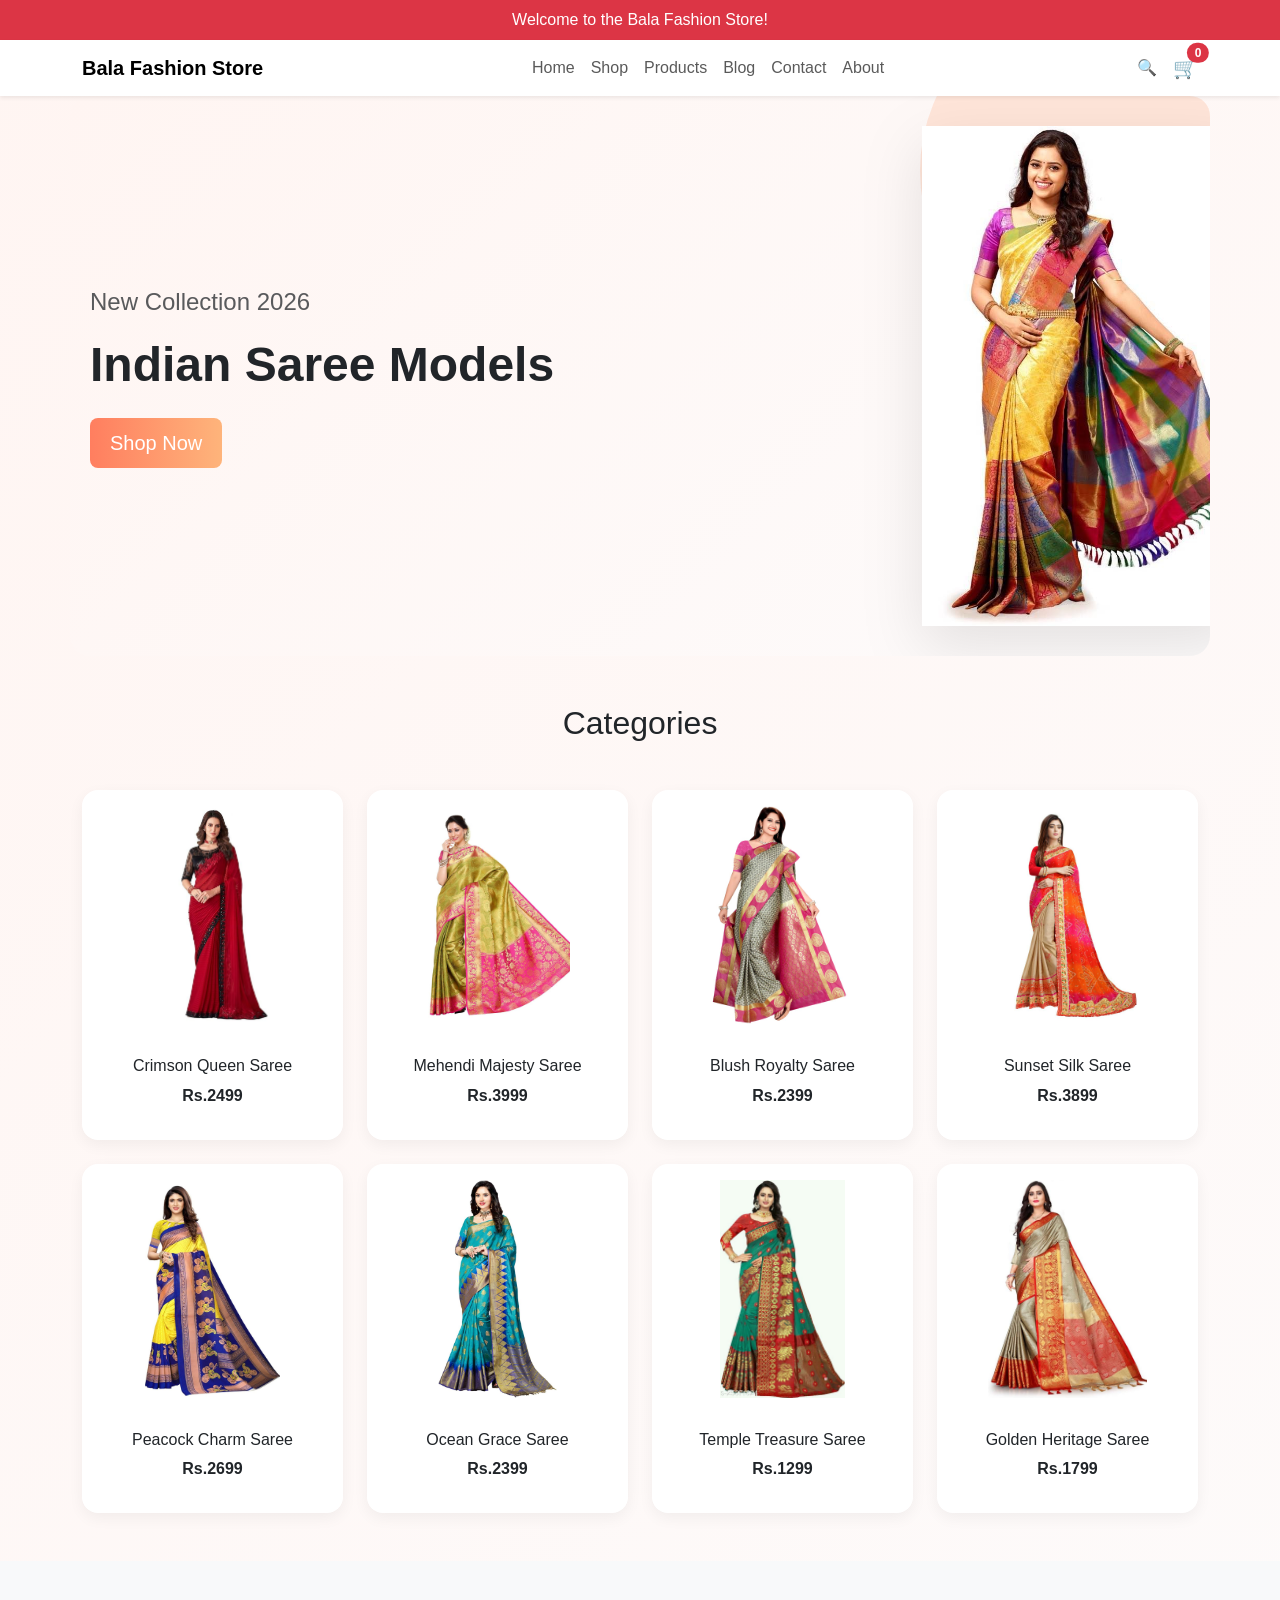
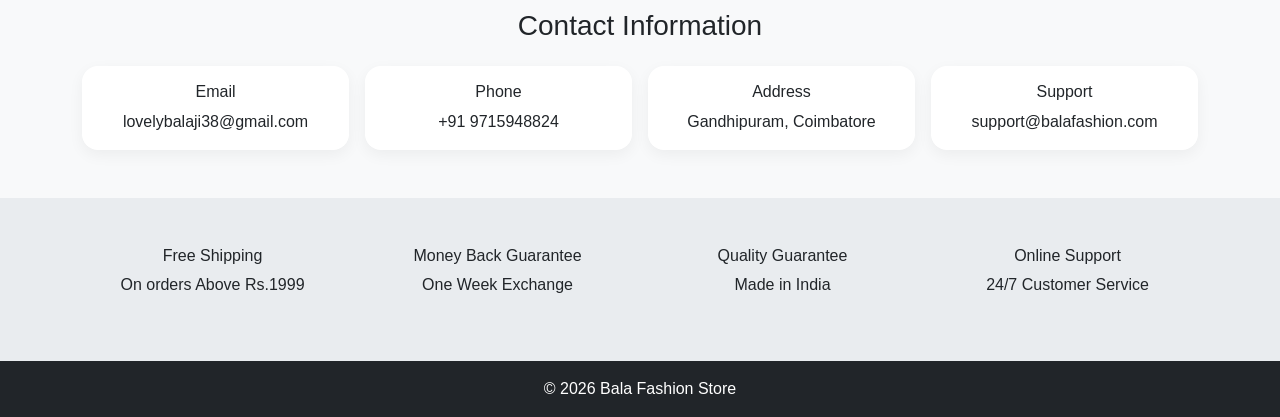
<file: 1.Pages/womens/saree.html>
<!DOCTYPE html>
<html lang="en">

<head>
    <meta charset="UTF-8">
    <title>Fashion Modern</title>
  
    <meta name="viewport" content="width=device-width, initial-scale=1.0">

    <!-- Bootstrap CSS -->
    <link href="https://cdn.jsdelivr.net/npm/bootstrap@5.3.3/dist/css/bootstrap.min.css" rel="stylesheet">

    <!-- Common Custom CSS -->
    <link rel="stylesheet" href="../../2.assets/style.css">
</head>

<body class="saree-page">

    <!-- TOP BAR -->
    <div class="bg-danger text-white text-center py-2">
        Welcome to the Bala Fashion Store!
    </div>

    <!-- NAVBAR -->
    <nav class="navbar navbar-expand-md navbar-light bg-white sticky-top shadow-sm">
        <div class="container">

            <a class="navbar-brand fw-bold" href="../../index.html">Bala Fashion Store</a>

            <button class="navbar-toggler" type="button" data-bs-toggle="collapse" data-bs-target="#mainNavbar">
                <span class="navbar-toggler-icon"></span>
            </button>

            <div class="collapse navbar-collapse" id="mainNavbar">

                <ul class="navbar-nav mx-auto mb-2 mb-md-0 text-center">
                    <li class="nav-item"><a class="nav-link" href="../../index.html">Home</a></li>
                    <li class="nav-item"><a class="nav-link" href="#Products">Shop</a></li>
                    <li class="nav-item"><a class="nav-link" href="#Products">Products</a></li>
                    <li class="nav-item"><a class="nav-link" href="#">Blog</a></li>
                    <li class="nav-item"><a class="nav-link" href="#Contact">Contact</a></li>
                    <li class="nav-item"><a class="nav-link" href="../../2.assets/about.html">About</a></li>
                </ul>

                <!-- RIGHT ICONS -->
                <div class="d-flex gap-3 align-items-center position-relative">

                    <!-- SEARCH -->
                    <span id="searchIcon" style="cursor:pointer;">🔍</span>

                    <!-- LOGIN -->
                    <!-- <span style="cursor:pointer;">👤</span> -->

                    <!-- CART -->
                    <div class="position-relative">
                        <span id="cartIcon" style="cursor:pointer; font-size:20px;">🛒</span>

                        <span id="cartCount"
                            class="position-absolute top-0 start-100 translate-middle badge rounded-pill bg-danger">
                            0
                        </span>


                    </div>

                    <!-- Search Box -->
                    <div id="searchBox" class="search-box">
                        <input type="text" id="searchInput" placeholder="Search products...">
                    </div>

                </div>
            </div>
        </div>
    </nav>

    <!-- HERO SECTION -->
    <section class="container py-5 hero">
        <div class="row align-items-center">

            <div class="col-md-6 text-center text-md-start">

                <p class="text-muted fs-4 mb-3">
                    New Collection 2026
                </p>

                <h2 class="fw-bold display-5 mb-4">
                    Indian Saree Models
                </h2>

                <a href="#Products" class="btn btn-outline-danger btn-lg px-4 py-2">
                    Shop Now
                </a>

            </div>

            <div class="col-md-6 d-flex justify-content-center justify-content-md-start">
                <img src="../../Images/saree/download (9).jpg" class="img-fluid" style="max-height:500px; margin-left: 270px;"
                    alt="">
            </div>

        </div>
    </section>

    <!-- PRODUCTS -->
    <section class="container py-5">

        <h2 class="text-center mb-5" id="Products">Categories</h2>

        <div class="row g-4">

            <!-- 1 -->
            <div class="col-12 col-sm-6 col-md-4 col-lg-3">
                <div class="card product-card h-100 shadow-sm">
                    <div class="image-wrapper">
                        <img src="../../Images/saree/AKHILAM Women's & Girls Embroidery Lace & Sequence Embroidery Chiffon Saree With Unstitched Blouse_.jpg"
                            class="card-img-top p-3" style="height:250px; object-fit:contain;">
                        <button class="btn btn-dark add-btn" data-name="Crimson Queen Saree" data-price="2499"
                            data-image="../../Images/saree/AKHILAM Women's & Girls Embroidery Lace & Sequence Embroidery Chiffon Saree With Unstitched Blouse_.jpg">Add
                            to Cart</button>
                    </div>
                    <div class="card-body text-center">
                        <h6 class="card-title">Crimson Queen Saree</h6>
                        <p class="fw-bold">Rs.2499</p>
                    </div>
                </div>
            </div>

            <!-- 2 -->
            <div class="col-12 col-sm-6 col-md-4 col-lg-3">
                <div class="card product-card h-100 shadow-sm">
                    <div class="image-wrapper">
                        <img src="../../Images/saree/download (10).jpg" class="card-img-top p-3"
                            style="height:250px; object-fit:contain;">
                        <button class="btn btn-dark add-btn" data-name="Mehandi Majesty Saree" data-price="3999"
                            data-image="../../Images/saree/download (10).jpg">Add
                            to Cart</button>
                    </div>
                    <div class="card-body text-center">
                        <h6 class="card-title">Mehendi Majesty Saree</h6>
                        <p class="fw-bold">Rs.3999</p>
                    </div>
                </div>
            </div>

            <!-- 3 -->
            <div class="col-12 col-sm-6 col-md-4 col-lg-3">
                <div class="card product-card h-100 shadow-sm">
                    <div class="image-wrapper">
                        <img src="../../Images/saree/download (11).jpg" class="card-img-top p-3"
                            style="height:250px; object-fit:contain;">
                        <button class="btn btn-dark add-btn" data-name="Blush Royalty Saree" data-price="2399"
                            data-image="../../Images/saree/download (11).jpg">Add
                            to Cart</button>
                    </div>
                    <div class="card-body text-center">
                        <h6 class="card-title">Blush Royalty Saree</h6>
                        <p class="fw-bold">Rs.2399</p>
                    </div>
                </div>
            </div>

            <!-- 4 -->
            <div class="col-12 col-sm-6 col-md-4 col-lg-3">
                <div class="card product-card h-100 shadow-sm">
                    <div class="image-wrapper">
                        <img src="../../Images/saree/download (6).jpg" class="card-img-top p-3"
                            style="height:250px; object-fit:contain;">
                        <button class="btn btn-dark add-btn" data-name="Sunset Silk Saree" data-price="3899"
                            data-image="../../Images/saree/download (6).jpg">Add
                            to Cart</button>
                    </div>
                    <div class="card-body text-center">
                        <h6 class="card-title">Sunset Silk Saree</h6>
                        <p class="fw-bold">Rs.3899</p>
                    </div>
                </div>
            </div>

            <!-- 5 -->
            <div class="col-12 col-sm-6 col-md-4 col-lg-3">
                <div class="card product-card h-100 shadow-sm">
                    <div class="image-wrapper">
                        <img src="../../Images/saree/download (7).jpg" class="card-img-top p-3"
                            style="height:250px; object-fit:contain;">
                        <button class="btn btn-dark add-btn" data-name="Peacock Charm Saree" data-price="2699"
                            data-image="../../Images/saree/download (7).jpg">Add
                            to Cart</button>
                    </div>
                    <div class="card-body text-center">
                        <h6 class="card-title">Peacock Charm Saree</h6>
                        <p class="fw-bold">Rs.2699</p>
                    </div>
                </div>
            </div>

            <!-- 6 -->
            <div class="col-12 col-sm-6 col-md-4 col-lg-3">
                <div class="card product-card h-100 shadow-sm">
                    <div class="image-wrapper">
                        <img src="../../Images/saree/download (8).jpg" class="card-img-top p-3"
                            style="height:250px; object-fit:contain;">
                        <button class="btn btn-dark add-btn" data-name="Ocean Grace Saree" data-price="2399"
                            data-image="../../Images/saree/download (8).jpg">Add
                            to Cart</button>
                    </div>
                    <div class="card-body text-center">
                        <h6 class="card-title">Ocean Grace Saree</h6>
                        <p class="fw-bold">Rs.2399</p>
                    </div>
                </div>
            </div>

            <!-- 7 -->
            <div class="col-12 col-sm-6 col-md-4 col-lg-3">
                <div class="card product-card h-100 shadow-sm">
                    <div class="image-wrapper">
                        <img src="../../Images/saree/Silk Sarees.jpg" class="card-img-top p-3"
                            style="height:250px; object-fit:contain;">
                        <button class="btn btn-dark add-btn" data-name="Temple Treasure Saree" data-price="1299"
                            data-image="../../Images/saree/Silk Sarees.jpg">Add
                            to Cart</button>
                    </div>
                    <div class="card-body text-center">
                        <h6 class="card-title">Temple Treasure Saree</h6>
                        <p class="fw-bold">Rs.1299</p>
                    </div>
                </div>
            </div>

            <!-- 8 -->
            <div class="col-12 col-sm-6 col-md-4 col-lg-3">
                <div class="card product-card h-100 shadow-sm">
                    <div class="image-wrapper">
                        <img src="../../Images/saree/MOHIT CREATIONS Traditional Pure Cotton Silk Saree With Unstitched Blouse.jpg"
                            class="card-img-top p-3" style="height:250px; object-fit:contain;">
                        <button class="btn btn-dark add-btn" data-name="Golden Heritage Saree" data-price="1799"
                            data-image="../../Images/saree/MOHIT CREATIONS Traditional Pure Cotton Silk Saree With Unstitched Blouse.jpg">Add
                            to Cart</button>
                    </div>
                    <div class="card-body text-center">
                        <h6 class="card-title">Golden Heritage Saree</h6>
                        <p class="fw-bold">Rs.1799</p>
                    </div>
                </div>
            </div>

        </div>
    </section>

    <!-- CONTACT -->
    <section id="Contact" class="bg-light py-5">
        <div class="container text-center">
            <h3 class="mb-4">Contact Information</h3>
            <div class="row g-3">

                <div class="col-12 col-md-6 col-lg-3">
                    <div class="card p-3 shadow-sm">
                        <h6>Email</h6>
                        <p class="mb-0">lovelybalaji38@gmail.com</p>
                    </div>
                </div>

                <div class="col-12 col-md-6 col-lg-3">
                    <div class="card p-3 shadow-sm">
                        <h6>Phone</h6>
                        <p class="mb-0">+91 9715948824</p>
                    </div>
                </div>

                <div class="col-12 col-md-6 col-lg-3">
                    <div class="card p-3 shadow-sm">
                        <h6>Address</h6>
                        <p class="mb-0">Gandhipuram, Coimbatore</p>
                    </div>
                </div>

                <div class="col-12 col-md-6 col-lg-3">
                    <div class="card p-3 shadow-sm">
                        <h6>Support</h6>
                        <p class="mb-0">support@balafashion.com</p>
                    </div>
                </div>

            </div>
        </div>
    </section>

    <!-- FOOTER -->
    <footer class="bg-body-secondary py-5">
        <div class="container text-center">
            <div class="row">

                <div class="col-md-3">
                    <h6>Free Shipping</h6>
                    <p>On orders Above Rs.1999</p>
                </div>

                <div class="col-md-3">
                    <h6>Money Back Guarantee</h6>
                    <p>One Week Exchange</p>
                </div>

                <div class="col-md-3">
                    <h6>Quality Guarantee</h6>
                    <p>Made in India</p>
                </div>

                <div class="col-md-3">
                    <h6>Online Support</h6>
                    <p>24/7 Customer Service</p>
                </div>

            </div>
        </div>
    </footer>

    <!-- FOOTER -->
    <footer class="bg-dark text-white text-center py-3">
        © 2026 Bala Fashion Store
    </footer>

    <!-- CART MODAL -->
    <div class="modal fade" id="cartModal">
        <div class="modal-dialog modal-lg">
            <div class="modal-content">

                <div class="modal-header">
                    <h5 class="modal-title">Shopping Cart</h5>
                    <button type="button" class="btn-close" data-bs-dismiss="modal"></button>
                </div>

                <div class="modal-body">

                    <!-- Cart Items -->
                    <div id="cartItems"></div>

                    <hr>

                    <!-- Total -->
                    <h5 class="text-end">
                        Total: ₹<span id="cartTotal">0</span>
                    </h5>

                </div>

                <div class="modal-footer">
                    <button class="btn btn-dark" id="orderNow">
                        Checkout
                    </button>
                </div>

            </div>
        </div>
    </div>

    <script src="https://cdn.jsdelivr.net/npm/bootstrap@5.3.3/dist/js/bootstrap.bundle.min.js"></script>
    <script src="../../2.assets/script.js"></script>

</body>

</html>
</file>
<file: 2.assets/style.css>
/* ADD TO CART EFFECTS */
/* *************** */

.image-wrapper {
    position: relative;
    overflow: hidden;
}

.add-btn {
    position: absolute;
    bottom: 15px;
    left: 50%;
    transform: translateX(-50%);
    opacity: 0;
    transition: 0.3s ease;
}

.image-wrapper:hover .add-btn {
    opacity: 1;
}

.image-wrapper img {
    transition: 0.4s ease;
}

.image-wrapper:hover img {
    transform: scale(1.05);
}

/* HERO STYLES */
/* ********************* */

/* Hero full height feel */
.hero-section {
    min-height: 80vh;
    display: flex;
    align-items: center;
}

/* Move text little upward */
.hero-text {
    margin-top: -40px;
}

/* Move image slightly right */
.hero-img {
    max-height: 500px;
    transform: translateX(10px);
}

/* ICON STYLES */

.nav-icons .icon {
    cursor: pointer;
    font-size: 20px;
    transition: 0.3s ease;
}

.nav-icons .icon:hover {
    transform: scale(1.2);
    color: crimson;
}

.search-box {
    position: absolute;
    top: 35px;
    right: 0;
    background: white;
    padding: 8px;
    border-radius: 6px;
    box-shadow: 0 5px 15px rgba(0, 0, 0, 0.1);
    display: none;
}

.search-box input {
    border: 1px solid #ddd;
    padding: 5px 8px;
    outline: none;
}


.index-page .search-box {
    display: none;
    background: white;
    padding: 10px;
    border-bottom: 1px solid #ddd;
}

.index-page .search-box input {
    width: 100%;
    padding: 8px;
    border: 1px solid #ccc;
}


.index-page .nav-icons span {
    font-size: 18px;
    cursor: pointer;
    transition: 0.3s;
}

.index-page .nav-icons span:hover {
    transform: scale(1.2);
    color: crimson;
}

.index-page #searchBox {
    position: absolute;
    top: 60px;
    right: 120px;
}

.index-page .nav-icons .icon {
    cursor: pointer;
    font-size: 20px;
    transition: 0.3s ease;
}

.index-page .nav-icons .icon:hover {
    transform: scale(1.2);
    color: crimson;
}





.navbar-nav .nav-link:hover {
    color: black;
}

/* UI/UX IMPROVEMENTS */
@import url('https://fonts.googleapis.com/css2?family=Poppins:wght@300;400;500;600;700&display=swap');

html {
    scroll-behavior: smooth;
}

body {
    font-family: 'Poppins', sans-serif;
    background: #f9f9f9;
    background: linear-gradient(135deg, #f9f9f9 0%, #ffffff 100%);
}

.card {
    border-radius: 16px !important;
    transition: all 0.3s ease !important;
    box-shadow: 0 5px 15px rgba(0,0,0,0.05) !important;
    border: none !important;
    overflow: hidden !important;
}

.card:hover {
    transform: translateY(-10px) scale(1.02) !important;
    box-shadow: 0 15px 30px rgba(0,0,0,0.15) !important;
}

.card-img-top, .image-wrapper img {
    transition: transform 0.4s ease !important;
}

.card:hover .card-img-top, .image-wrapper:hover img {
    transform: scale(1.08) !important;
}

button:not(.btn-close), .btn:not(.btn-close) {
    background: linear-gradient(to right, #ff7e5f, #feb47b) !important;
    border: none !important;
    padding: 10px 20px !important;
    border-radius: 8px !important;
    color: white !important;
    transition: all 0.3s ease !important;
}

button:hover, .btn:hover {
    /* transform: scale(1.05) !important; */
    opacity: 0.9 !important;
    box-shadow: 0 8px 20px rgba(255, 126, 95, 0.4) !important;
    color: white !important;
}

nav {
    position: sticky !important;
    top: 0 !important;
    z-index: 1000 !important;
    transition: all 0.3s ease !important;
}

nav.scrolled {
    box-shadow: 0 4px 15px rgba(0,0,0,0.1) !important;
    background: rgba(255, 255, 255, 0.95) !important;
    backdrop-filter: blur(10px);
}

.navbar-nav .nav-link:hover {
    color: #ff7e5f !important;
}

section {
    padding-top: 60px !important;
    padding-bottom: 60px !important;
}

.nav-link, .icon, button, a, .card {
    cursor: pointer !important;
}




/* HERO PAGE */

.hero {
  position: relative;
  background: linear-gradient(135deg, #fff5f2, #fdfbfb);
  border-radius: 20px;
  overflow: hidden;
  padding: 30px 20px !important;
}

/* background circle */
.hero::before {
  content: "";
  position: absolute;
  width: 350px;
  height: 350px;
  background: #ffe5d9;
  border-radius: 50%;
  top: -100px;
  right: -60px;
  z-index: 0;
}

/* content */
.hero * {
  position: relative;
  z-index: 1;
}

/* image animation */
.hero img {
  animation: float 3s ease-in-out infinite;
  filter: drop-shadow(0px 20px 30px rgba(0,0,0,0.1));
}

@keyframes float {
  0% { transform: translateY(0px); }
  50% { transform: translateY(-10px); }
  100% { transform: translateY(0px); }
}

body {
  background: linear-gradient(135deg, #fff5f2, #fdfbfb);
  min-height: 100vh;
}

/* ================= MOBILE ================= */

@media (max-width: 768px) {

  /* 🔥 HERO CENTER FIX (ONLY THIS IS IMPORTANT) */
  
.hero {
    max-width: 400px;
    margin-left: auto !important;
    margin-right: auto !important;
  }

   /* hero section spacing */
  .hero {
    padding: 20px !important;
    text-align: center;
  }


  /* Fix Bootstrap flex alignment issues */
  .hero .row {
    flex-direction: column !important;
    align-items: center !important;
    justify-content: center !important;
    
  }

  /* Center image using flexbox on container */
  .hero .col-md-6 {
    display: flex;
    flex-direction: column;
    justify-content: center;
    align-items: center;
    text-align: center !important;
    width: 100%;
  }

  /* heading */
  .hero h2 {
    font-size: 24px !important;
  }

  /* button */
  .hero .btn {
    margin-top: 10px;
    margin-bottom: 20px;
  }

  /* Ensure image has display:block, margin:auto, remove unwanted inline styles */
  .hero img, .hero img[style] {
    display: block !important;
    margin: 0 auto !important; /* Override inline margin-left */
    max-width: 100% !important;
    height: auto !important;
    /* Do not override animation transform, just reset left/right positioning */
    left: 0 !important;
    right: 0 !important;
  }
}

/* ================= BHANTANI FIX ================= */

/* @media (max-width: 768px) {

  .bhantani-hero .col-md-6:last-child {
    display: flex !important;
    justify-content: center !important;
    align-items: center;
  }

  .bhantani-hero img {
    display: block;
    margin: 0 auto !important;
    max-width: 75%;
    height: auto;
  }

  .bhantani-hero img[style] {
    margin-left: 0 !important;
  }
} */
</file>
